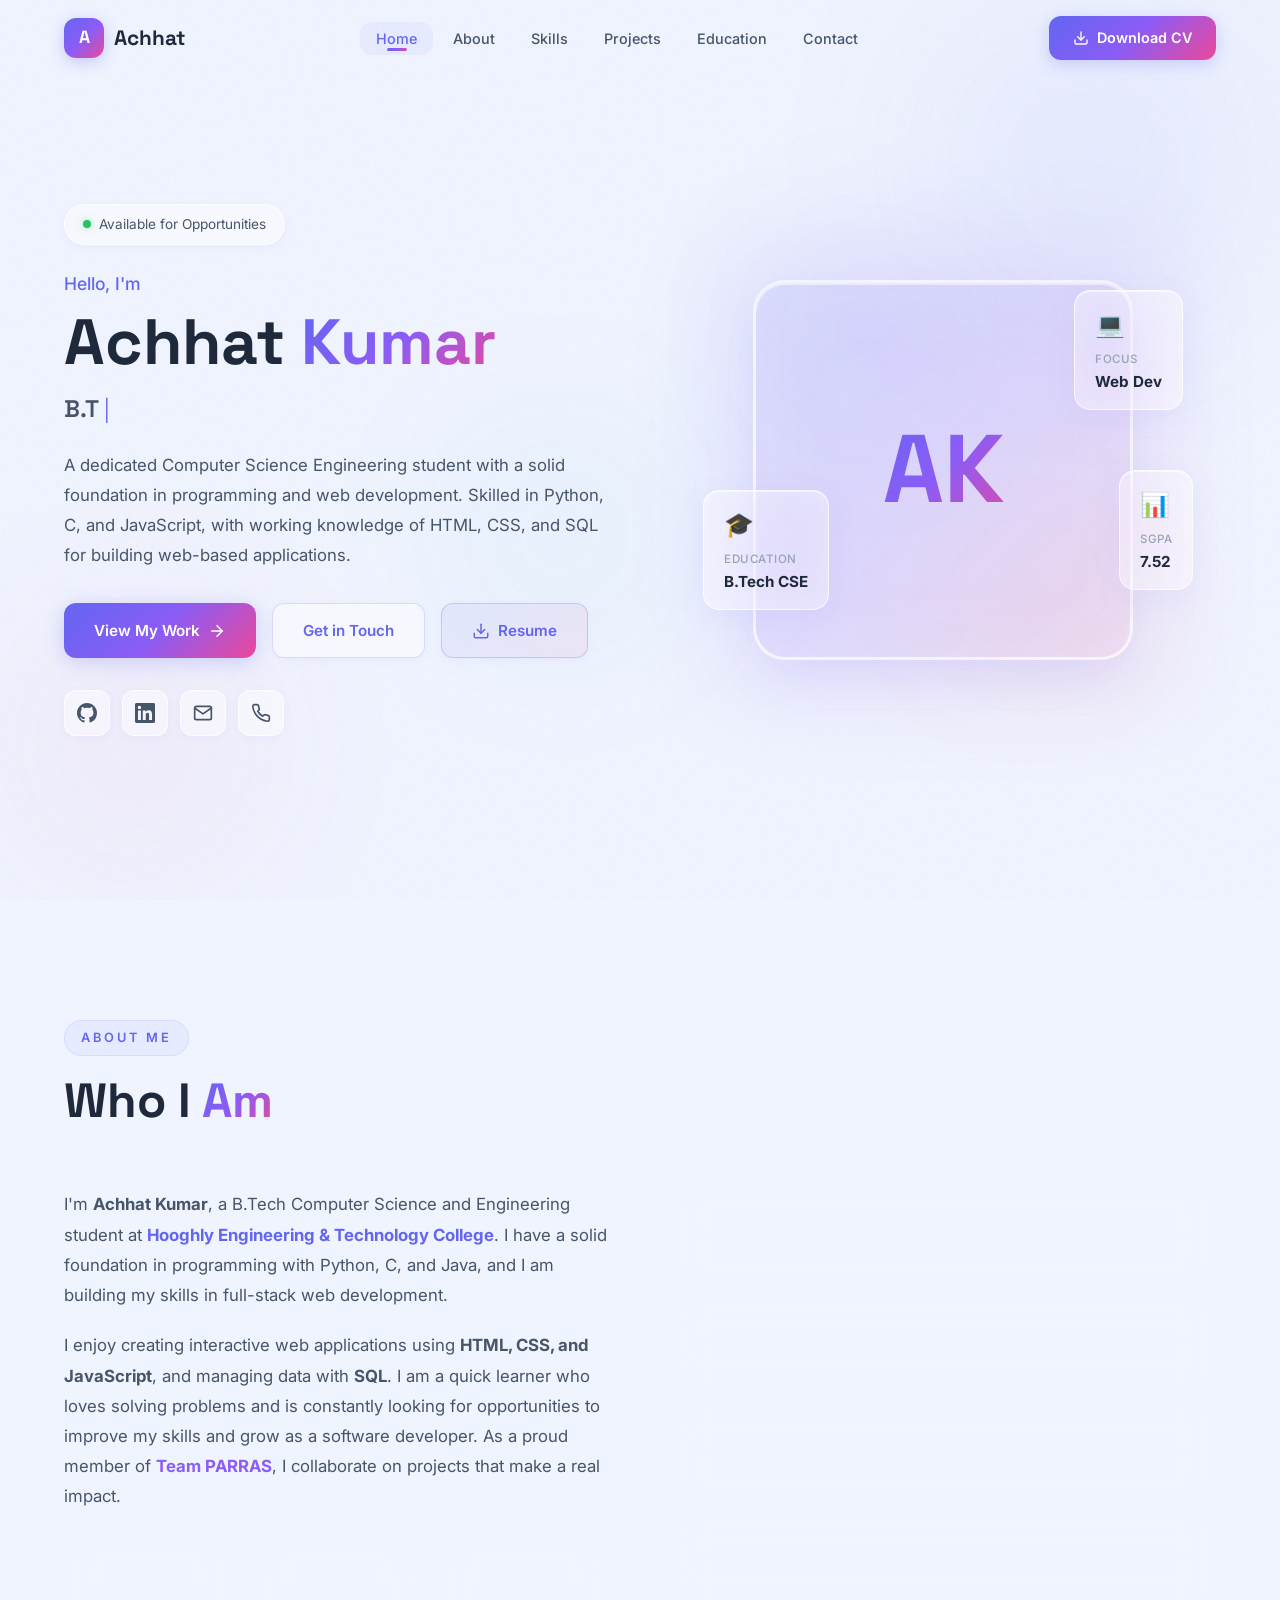
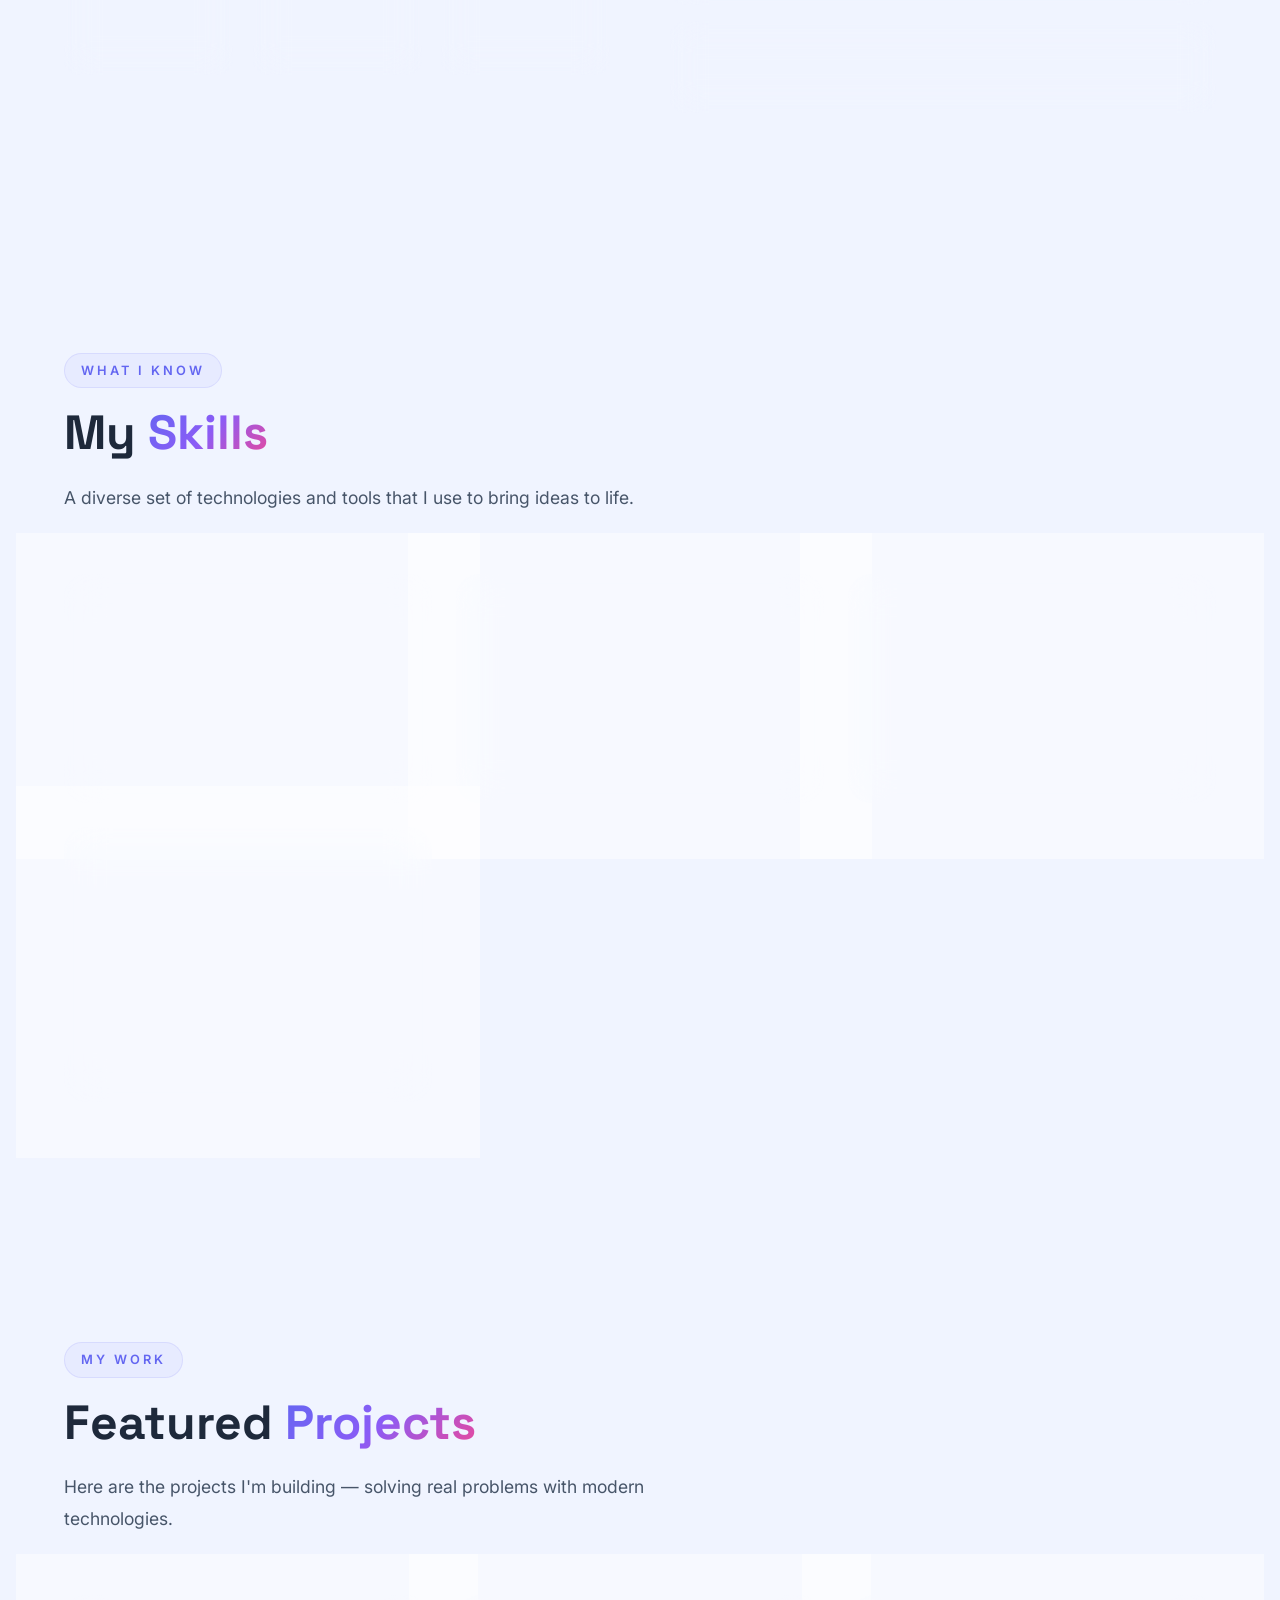
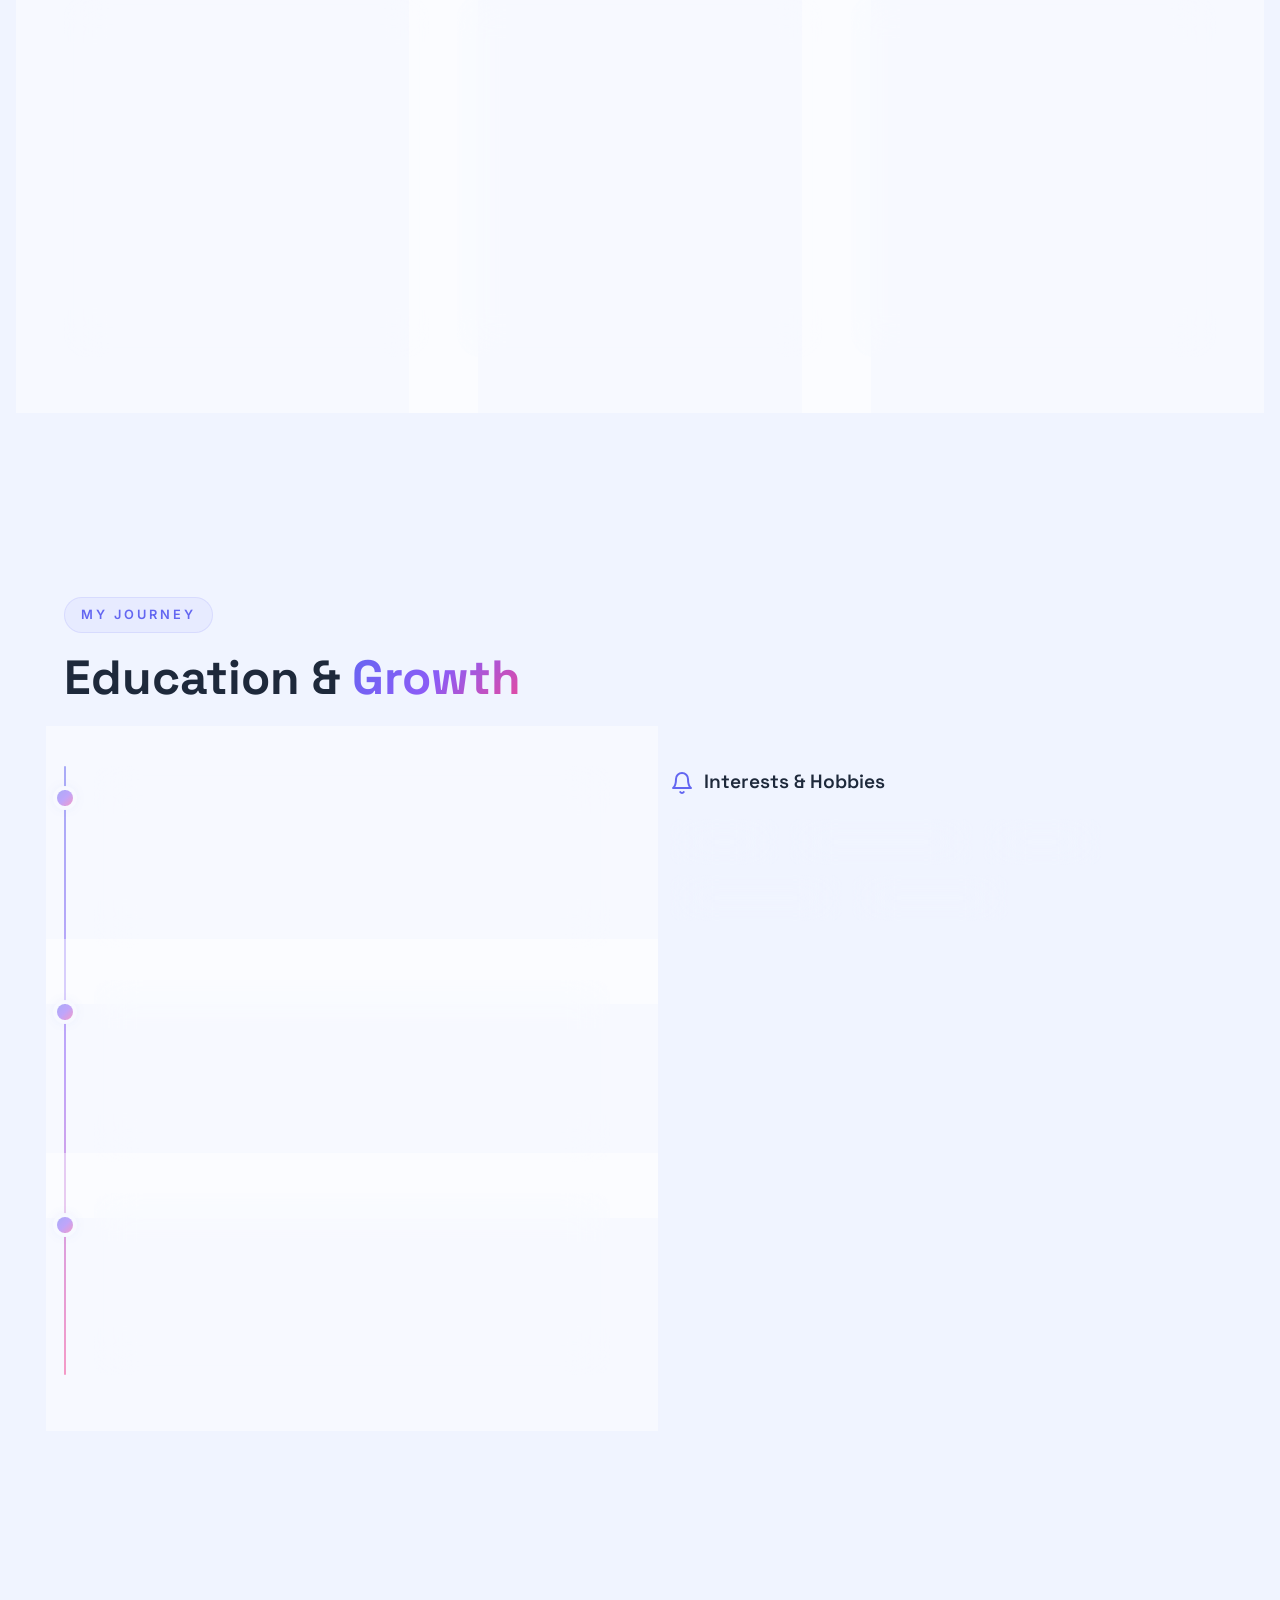
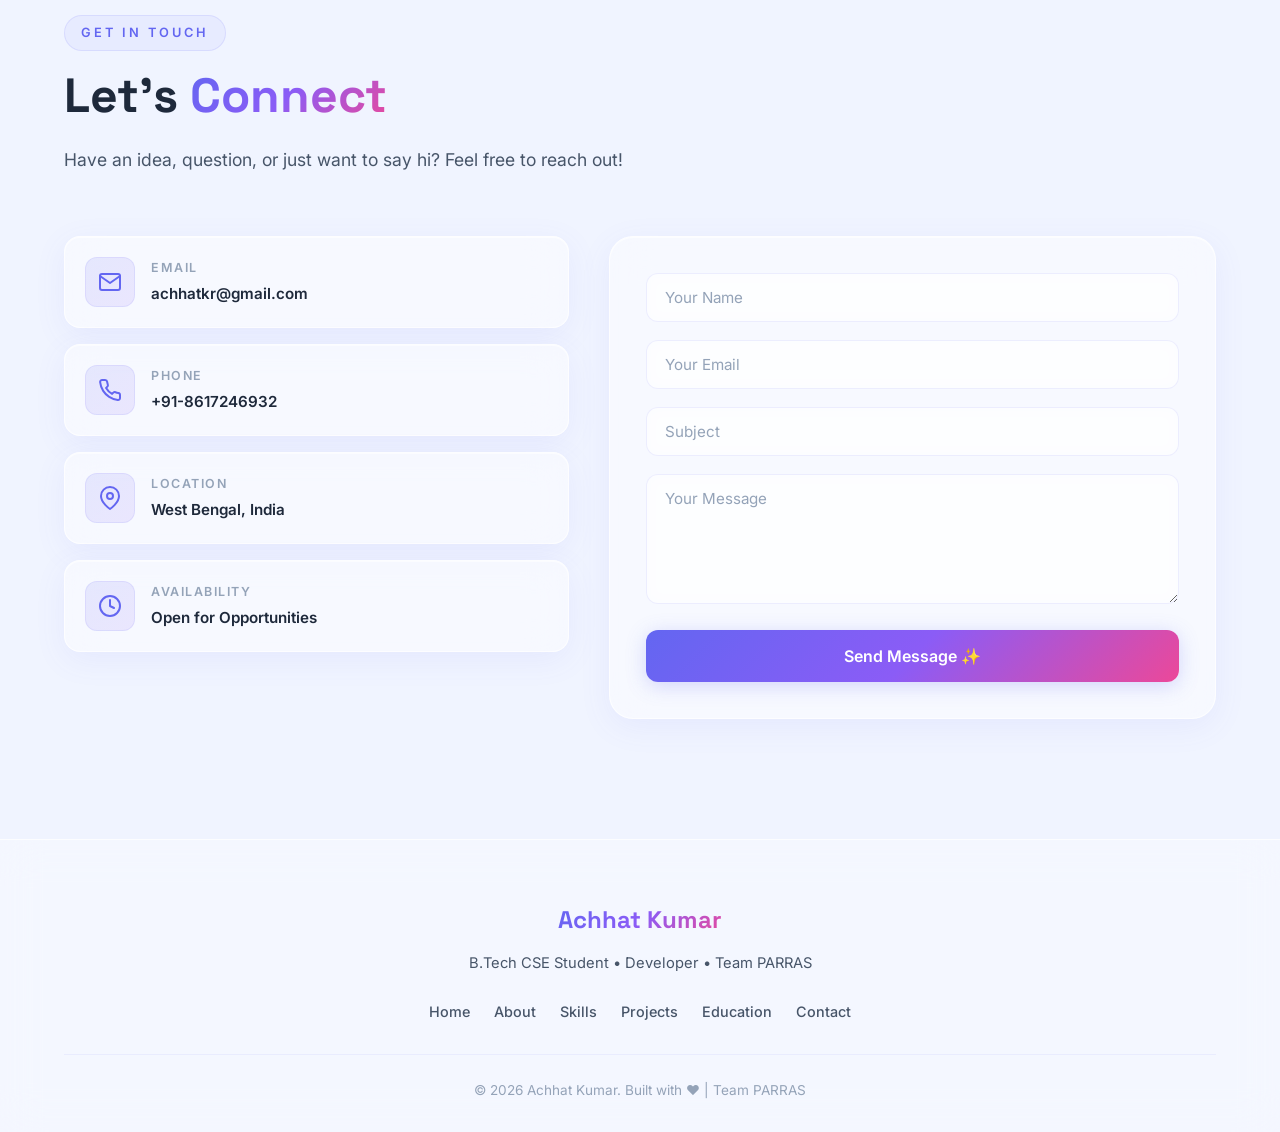
<file: members/achhat.html>
<!DOCTYPE html>
<html lang="en">

<head>
    <meta charset="UTF-8">
    <meta name="viewport" content="width=device-width, initial-scale=1.0">
    <title>Achhat Kumar — CSE Student | Portfolio</title>
    <meta name="description"
        content="Achhat Kumar's personal portfolio — B.Tech CSE Student at HETC, skilled in Python, C, Java, and Web Development. Building innovative solutions.">
    <meta name="keywords" content="Achhat Kumar, portfolio, CSE student, web developer, PARRAS, B.Tech CSE, HETC">
    <meta name="author" content="Achhat Kumar">
    <meta name="robots" content="index, follow">

    <meta property="og:type" content="website">
    <meta property="og:title" content="Achhat Kumar — CSE Student & Developer">
    <meta property="og:description"
        content="Personal portfolio of Achhat Kumar — B.Tech CSE Student and PARRAS team member.">

    <meta name="theme-color" content="#f0f4ff">
    <link rel="stylesheet" href="styleachhat.css">
    <link rel="preconnect" href="https://fonts.googleapis.com">
    <link rel="preconnect" href="https://fonts.gstatic.com" crossorigin>
    <link
        href="https://fonts.googleapis.com/css2?family=Inter:wght@300;400;500;600;700;800;900&family=Space+Grotesk:wght@400;500;600;700&display=swap"
        rel="stylesheet">
</head>

<body>

    <!-- Animated Background Orbs -->
    <div class="bg-orbs" aria-hidden="true">
        <div class="orb orb-1"></div>
        <div class="orb orb-2"></div>
        <div class="orb orb-3"></div>
        <div class="orb orb-4"></div>
        <div class="orb orb-5"></div>
    </div>

    <!-- Grain Overlay -->
    <div class="grain-overlay" aria-hidden="true"></div>

    <!-- Page Loader -->
    <div class="page-loader" id="pageLoader">
        <div class="loader-content">
            <div class="loader-icon">
                <svg width="48" height="48" viewBox="0 0 48 48" fill="none">
                    <circle cx="24" cy="24" r="20" stroke="url(#loaderGrad)" stroke-width="3" stroke-linecap="round"
                        stroke-dasharray="80 40" class="loader-circle" />
                    <defs>
                        <linearGradient id="loaderGrad" x1="0%" y1="0%" x2="100%" y2="100%">
                            <stop offset="0%" stop-color="#6366f1" />
                            <stop offset="100%" stop-color="#ec4899" />
                        </linearGradient>
                    </defs>
                </svg>
            </div>
            <div class="loader-name">Achhat Kumar</div>
            <div class="loader-bar">
                <div class="loader-bar-fill"></div>
            </div>
        </div>
    </div>

    <!-- Navigation -->
    <nav class="navbar" id="navbar">
        <div class="nav-container">
            <a href="#home" class="nav-logo" id="navLogo">
                <div class="nav-logo-icon">A</div>
                <span>Achhat</span>
            </a>
            <ul class="nav-links" id="navLinks">
                <li><a href="#home" class="nav-link active">Home</a></li>
                <li><a href="#about" class="nav-link">About</a></li>
                <li><a href="#skills" class="nav-link">Skills</a></li>
                <li><a href="#projects" class="nav-link">Projects</a></li>
                <li><a href="#education" class="nav-link">Education</a></li>
                <li><a href="#contact" class="nav-link">Contact</a></li>
            </ul>
            <a href="achhat.pdf" download class="nav-cta" id="navResumeBtn">
                <svg width="16" height="16" viewBox="0 0 24 24" fill="none" stroke="currentColor" stroke-width="2"
                    stroke-linecap="round" stroke-linejoin="round">
                    <path d="M21 15v4a2 2 0 0 1-2 2H5a2 2 0 0 1-2-2v-4" />
                    <polyline points="7 10 12 15 17 10" />
                    <line x1="12" y1="15" x2="12" y2="3" />
                </svg>
                Download CV
            </a>
            <button class="nav-toggle" id="navToggle" aria-label="Toggle navigation">
                <span></span>
                <span></span>
                <span></span>
            </button>
        </div>
    </nav>

    <!-- Hero Section -->
    <section class="hero" id="home">
        <div class="container">
            <div class="hero-content">
                <div class="hero-text">
                    <div class="hero-badge">
                        <span class="badge-dot"></span>
                        <span>Available for Opportunities</span>
                    </div>
                    <p class="hero-greeting">Hello, I'm</p>
                    <h1 class="hero-name">Achhat <span class="gradient-text">Kumar</span></h1>
                    <p class="hero-title-role">
                        <span class="typing-text" id="typingText">B.Tech CSE Student</span>
                        <span class="typing-cursor">|</span>
                    </p>
                    <p class="hero-description">
                        A dedicated Computer Science Engineering student with a solid foundation in
                        programming and web development. Skilled in Python, C, and JavaScript, with
                        working knowledge of HTML, CSS, and SQL for building web-based applications.
                    </p>
                    <div class="hero-cta">
                        <a href="#projects" class="btn btn-primary" id="viewWorkBtn">
                            <span>View My Work</span>
                            <svg width="18" height="18" viewBox="0 0 24 24" fill="none" stroke="currentColor"
                                stroke-width="2" stroke-linecap="round" stroke-linejoin="round">
                                <line x1="5" y1="12" x2="19" y2="12" />
                                <polyline points="12 5 19 12 12 19" />
                            </svg>
                        </a>
                        <a href="#contact" class="btn btn-outline" id="getInTouchBtn">Get in Touch</a>
                        <a href="achhat.pdf" download class="btn btn-resume" id="downloadResumeBtn">
                            <svg width="18" height="18" viewBox="0 0 24 24" fill="none" stroke="currentColor"
                                stroke-width="2" stroke-linecap="round" stroke-linejoin="round">
                                <path d="M21 15v4a2 2 0 0 1-2 2H5a2 2 0 0 1-2-2v-4" />
                                <polyline points="7 10 12 15 17 10" />
                                <line x1="12" y1="15" x2="12" y2="3" />
                            </svg>
                            <span>Resume</span>
                        </a>
                    </div>
                    <div class="hero-socials">
                        <a href="https://github.com/achhatkr" target="_blank" rel="noopener" class="social-link"
                            title="GitHub" id="githubLink">
                            <svg width="20" height="20" viewBox="0 0 24 24" fill="currentColor">
                                <path
                                    d="M12 0C5.37 0 0 5.37 0 12c0 5.31 3.435 9.795 8.205 11.385.6.105.825-.255.825-.57 0-.285-.015-1.23-.015-2.235-3.015.555-3.795-.735-4.035-1.41-.135-.345-.72-1.41-1.23-1.695-.42-.225-1.02-.78-.015-.795.945-.015 1.62.87 1.845 1.23 1.08 1.815 2.805 1.305 3.495.99.105-.78.42-1.305.765-1.605-2.67-.3-5.46-1.335-5.46-5.925 0-1.305.465-2.385 1.23-3.225-.12-.3-.54-1.53.12-3.18 0 0 1.005-.315 3.3 1.23.96-.27 1.98-.405 3-.405s2.04.135 3 .405c2.295-1.56 3.3-1.23 3.3-1.23.66 1.65.24 2.88.12 3.18.765.84 1.23 1.905 1.23 3.225 0 4.605-2.805 5.625-5.475 5.925.435.375.81 1.095.81 2.22 0 1.605-.015 2.895-.015 3.3 0 .315.225.69.825.57A12.02 12.02 0 0 0 24 12c0-6.63-5.37-12-12-12z" />
                            </svg>
                        </a>
                        <a href="https://linkedin.com/in/achhat-kumar-5147b9298" target="_blank" rel="noopener"
                            class="social-link" title="LinkedIn" id="linkedinLink">
                            <svg width="20" height="20" viewBox="0 0 24 24" fill="currentColor">
                                <path
                                    d="M20.447 20.452h-3.554v-5.569c0-1.328-.027-3.037-1.852-3.037-1.853 0-2.136 1.445-2.136 2.939v5.667H9.351V9h3.414v1.561h.046c.477-.9 1.637-1.85 3.37-1.85 3.601 0 4.267 2.37 4.267 5.455v6.286zM5.337 7.433a2.062 2.062 0 0 1-2.063-2.065 2.064 2.064 0 1 1 2.063 2.065zm1.782 13.019H3.555V9h3.564v11.452zM22.225 0H1.771C.792 0 0 .774 0 1.729v20.542C0 23.227.792 24 1.771 24h20.451C23.2 24 24 23.227 24 22.271V1.729C24 .774 23.2 0 22.222 0h.003z" />
                            </svg>
                        </a>
                        <a href="mailto:achhatkr@gmail.com" class="social-link" title="Email" id="emailLink">
                            <svg width="20" height="20" viewBox="0 0 24 24" fill="none" stroke="currentColor"
                                stroke-width="2" stroke-linecap="round" stroke-linejoin="round">
                                <path d="M4 4h16c1.1 0 2 .9 2 2v12c0 1.1-.9 2-2 2H4c-1.1 0-2-.9-2-2V6c0-1.1.9-2 2-2z" />
                                <polyline points="22,6 12,13 2,6" />
                            </svg>
                        </a>
                        <a href="tel:+918617246932" class="social-link" title="Phone" id="phoneLink">
                            <svg width="20" height="20" viewBox="0 0 24 24" fill="none" stroke="currentColor"
                                stroke-width="2" stroke-linecap="round" stroke-linejoin="round">
                                <path
                                    d="M22 16.92v3a2 2 0 0 1-2.18 2 19.79 19.79 0 0 1-8.63-3.07 19.5 19.5 0 0 1-6-6 19.79 19.79 0 0 1-3.07-8.67A2 2 0 0 1 4.11 2h3a2 2 0 0 1 2 1.72c.127.96.361 1.903.7 2.81a2 2 0 0 1-.45 2.11L8.09 9.91a16 16 0 0 0 6 6l1.27-1.27a2 2 0 0 1 2.11-.45c.907.339 1.85.573 2.81.7A2 2 0 0 1 22 16.92z" />
                            </svg>
                        </a>
                    </div>
                </div>
                <div class="hero-visual-wrapper">
                    <div class="hero-visual-container">
                        <div class="hero-avatar-placeholder">
                            <span class="avatar-initials">AK</span>
                        </div>
                        <div class="hero-image-glow"></div>
                        <div class="hero-float-card card-1">
                            <div class="card-icon">💻</div>
                            <div class="card-label">Focus</div>
                            <div class="card-value">Web Dev</div>
                        </div>
                        <div class="hero-float-card card-2">
                            <div class="card-icon">🎓</div>
                            <div class="card-label">Education</div>
                            <div class="card-value">B.Tech CSE</div>
                        </div>
                        <div class="hero-float-card card-3">
                            <div class="card-icon">📊</div>
                            <div class="card-label">SGPA</div>
                            <div class="card-value">7.52</div>
                        </div>
                    </div>
                </div>
            </div>
        </div>
    </section>

    <!-- About Section -->
    <section class="section" id="about">
        <div class="container">
            <span class="section-tag reveal">About Me</span>
            <h2 class="section-title reveal reveal-delay-1">Who I <span class="gradient-text">Am</span></h2>

            <div class="about-content reveal reveal-delay-2">
                <div class="about-text">
                    <p>
                        I'm <strong>Achhat Kumar</strong>, a B.Tech Computer Science and Engineering student
                        at <strong style="color: var(--accent-1);">Hooghly Engineering & Technology College</strong>.
                        I have a solid foundation in programming with Python, C, and Java, and I am building
                        my skills in full-stack web development.
                    </p>
                    <p>
                        I enjoy creating interactive web applications using <strong>HTML, CSS, and JavaScript</strong>,
                        and managing data with <strong>SQL</strong>. I am a quick learner who loves solving problems
                        and is constantly looking for opportunities to improve my skills and grow as a software
                        developer.
                        As a proud member of <strong style="color: var(--accent-2);">Team PARRAS</strong>, I collaborate
                        on projects that make a real impact.
                    </p>
                    <div class="about-stats">
                        <div class="stat-card" id="statProjects">
                            <div class="stat-number" data-count="3" data-suffix="+">0</div>
                            <div class="stat-label">Projects</div>
                        </div>
                        <div class="stat-card" id="statTech">
                            <div class="stat-number" data-count="6" data-suffix="+">0</div>
                            <div class="stat-label">Technologies</div>
                        </div>
                        <div class="stat-card" id="statLanguages">
                            <div class="stat-number" data-count="3" data-suffix="">0</div>
                            <div class="stat-label">Languages</div>
                        </div>
                    </div>
                </div>
                <div class="about-details">
                    <div class="detail-item" id="detailName">
                        <div class="detail-icon">
                            <svg width="24" height="24" viewBox="0 0 24 24" fill="none" stroke="currentColor"
                                stroke-width="2" stroke-linecap="round" stroke-linejoin="round">
                                <path d="M20 21v-2a4 4 0 0 0-4-4H8a4 4 0 0 0-4 4v2" />
                                <circle cx="12" cy="7" r="4" />
                            </svg>
                        </div>
                        <div>
                            <div class="detail-label">Name</div>
                            <div class="detail-value">Achhat Kumar</div>
                        </div>
                    </div>
                    <div class="detail-item" id="detailEducation">
                        <div class="detail-icon">
                            <svg width="24" height="24" viewBox="0 0 24 24" fill="none" stroke="currentColor"
                                stroke-width="2" stroke-linecap="round" stroke-linejoin="round">
                                <path d="M22 10v6M2 10l10-5 10 5-10 5z" />
                                <path d="M6 12v5c0 1 4 3 6 3s6-2 6-3v-5" />
                            </svg>
                        </div>
                        <div>
                            <div class="detail-label">Education</div>
                            <div class="detail-value">B.Tech CSE (HETC, 2023–2027)</div>
                        </div>
                    </div>
                    <div class="detail-item" id="detailTeam">
                        <div class="detail-icon">
                            <svg width="24" height="24" viewBox="0 0 24 24" fill="none" stroke="currentColor"
                                stroke-width="2" stroke-linecap="round" stroke-linejoin="round">
                                <path d="M17 21v-2a4 4 0 0 0-4-4H5a4 4 0 0 0-4 4v2" />
                                <circle cx="9" cy="7" r="4" />
                                <path d="M23 21v-2a4 4 0 0 0-3-3.87" />
                                <path d="M16 3.13a4 4 0 0 1 0 7.75" />
                            </svg>
                        </div>
                        <div>
                            <div class="detail-label">Team</div>
                            <div class="detail-value">PARRAS</div>
                        </div>
                    </div>
                    <div class="detail-item" id="detailEmail">
                        <div class="detail-icon">
                            <svg width="24" height="24" viewBox="0 0 24 24" fill="none" stroke="currentColor"
                                stroke-width="2" stroke-linecap="round" stroke-linejoin="round">
                                <path d="M4 4h16c1.1 0 2 .9 2 2v12c0 1.1-.9 2-2 2H4c-1.1 0-2-.9-2-2V6c0-1.1.9-2 2-2z" />
                                <polyline points="22,6 12,13 2,6" />
                            </svg>
                        </div>
                        <div>
                            <div class="detail-label">Email</div>
                            <div class="detail-value">achhatkr@gmail.com</div>
                        </div>
                    </div>
                    <div class="detail-item" id="detailPhone">
                        <div class="detail-icon">
                            <svg width="24" height="24" viewBox="0 0 24 24" fill="none" stroke="currentColor"
                                stroke-width="2" stroke-linecap="round" stroke-linejoin="round">
                                <path
                                    d="M22 16.92v3a2 2 0 0 1-2.18 2 19.79 19.79 0 0 1-8.63-3.07 19.5 19.5 0 0 1-6-6 19.79 19.79 0 0 1-3.07-8.67A2 2 0 0 1 4.11 2h3a2 2 0 0 1 2 1.72c.127.96.361 1.903.7 2.81a2 2 0 0 1-.45 2.11L8.09 9.91a16 16 0 0 0 6 6l1.27-1.27a2 2 0 0 1 2.11-.45c.907.339 1.85.573 2.81.7A2 2 0 0 1 22 16.92z" />
                            </svg>
                        </div>
                        <div>
                            <div class="detail-label">Phone</div>
                            <div class="detail-value">+91-8617246932</div>
                        </div>
                    </div>
                </div>
            </div>
        </div>
    </section>

    <!-- Skills Section -->
    <section class="section" id="skills">
        <div class="container">
            <span class="section-tag reveal">What I Know</span>
            <h2 class="section-title reveal reveal-delay-1">My <span class="gradient-text">Skills</span></h2>
            <p class="section-subtitle reveal reveal-delay-2">
                A diverse set of technologies and tools that I use to bring ideas to life.
            </p>

            <div class="skills-grid">
                <div class="skill-category reveal reveal-delay-1" id="skillLanguages">
                    <div class="skill-category-icon">💡</div>
                    <h3>Programming Languages</h3>
                    <div class="skill-tags">
                        <span class="skill-tag">Python</span>
                        <span class="skill-tag">C</span>
                        <span class="skill-tag">Java</span>
                    </div>
                </div>
                <div class="skill-category reveal reveal-delay-2" id="skillFrontend">
                    <div class="skill-category-icon">⚡</div>
                    <h3>Web Technologies</h3>
                    <div class="skill-tags">
                        <span class="skill-tag">HTML5</span>
                        <span class="skill-tag">CSS3</span>
                        <span class="skill-tag">JavaScript</span>
                    </div>
                </div>
                <div class="skill-category reveal reveal-delay-3" id="skillDatabase">
                    <div class="skill-category-icon">🔧</div>
                    <h3>Database</h3>
                    <div class="skill-tags">
                        <span class="skill-tag">SQL</span>
                    </div>
                </div>
                <div class="skill-category reveal reveal-delay-4" id="skillSoft">
                    <div class="skill-category-icon">🤝</div>
                    <h3>Soft Skills</h3>
                    <div class="skill-tags">
                        <span class="skill-tag">Problem Solving</span>
                        <span class="skill-tag">Collaboration</span>
                        <span class="skill-tag">Communication</span>
                        <span class="skill-tag">Adaptability</span>
                    </div>
                </div>
            </div>
        </div>
    </section>

    <!-- Projects Section -->
    <section class="section" id="projects">
        <div class="container">
            <span class="section-tag reveal">My Work</span>
            <h2 class="section-title reveal reveal-delay-1">Featured <span class="gradient-text">Projects</span></h2>
            <p class="section-subtitle reveal reveal-delay-2">
                Here are the projects I'm building — solving real problems with modern technologies.
            </p>

            <div class="projects-grid">
                <!-- Project 1 -->
                <div class="project-card reveal reveal-delay-1" id="projectQuiz">
                    <div class="project-header">
                        <div class="project-icon">
                            <svg width="24" height="24" viewBox="0 0 24 24" fill="none" stroke="currentColor"
                                stroke-width="2" stroke-linecap="round" stroke-linejoin="round">
                                <circle cx="12" cy="12" r="10" />
                                <path d="M9.09 9a3 3 0 0 1 5.83 1c0 2-3 3-3 3" />
                                <line x1="12" y1="17" x2="12.01" y2="17" />
                            </svg>
                        </div>
                        <div class="project-status-badge">In Progress</div>
                    </div>
                    <h3 class="project-name">Online Quiz Application</h3>
                    <p class="project-description">Building an interactive quiz web app with score tracking and a timer
                        using vanilla JavaScript. Designed with a responsive UI for a smooth user experience across
                        devices.</p>
                    <div class="project-tech">
                        <span class="tech-tag">HTML</span>
                        <span class="tech-tag">CSS</span>
                        <span class="tech-tag">JavaScript</span>
                    </div>
                </div>

                <!-- Project 2 -->
                <div class="project-card reveal reveal-delay-2" id="projectLibrary">
                    <div class="project-header">
                        <div class="project-icon">
                            <svg width="24" height="24" viewBox="0 0 24 24" fill="none" stroke="currentColor"
                                stroke-width="2" stroke-linecap="round" stroke-linejoin="round">
                                <path d="M4 19.5A2.5 2.5 0 0 1 6.5 17H20" />
                                <path d="M6.5 2H20v20H6.5A2.5 2.5 0 0 1 4 19.5v-15A2.5 2.5 0 0 1 6.5 2z" />
                            </svg>
                        </div>
                        <div class="project-status-badge">In Progress</div>
                    </div>
                    <h3 class="project-name">Library Management System</h3>
                    <p class="project-description">Developing a system to manage book records, issue/return tracking,
                        and member details. Designing a relational database in SQL to store and query library data
                        efficiently.</p>
                    <div class="project-tech">
                        <span class="tech-tag">Python</span>
                        <span class="tech-tag">SQL</span>
                    </div>
                </div>

                <!-- Project 3 -->
                <div class="project-card reveal reveal-delay-3" id="projectCalculator">
                    <div class="project-header">
                        <div class="project-icon">
                            <svg width="24" height="24" viewBox="0 0 24 24" fill="none" stroke="currentColor"
                                stroke-width="2" stroke-linecap="round" stroke-linejoin="round">
                                <rect x="4" y="2" width="16" height="20" rx="2" />
                                <line x1="8" y1="6" x2="16" y2="6" />
                                <line x1="16" y1="14" x2="16" y2="18" />
                                <line x1="8" y1="10" x2="8" y2="10" />
                                <line x1="12" y1="10" x2="12" y2="10" />
                                <line x1="16" y1="10" x2="16" y2="10" />
                                <line x1="8" y1="14" x2="8" y2="14" />
                                <line x1="12" y1="14" x2="12" y2="14" />
                                <line x1="8" y1="18" x2="8" y2="18" />
                                <line x1="12" y1="18" x2="12" y2="18" />
                            </svg>
                        </div>
                        <div class="project-status-badge">In Progress</div>
                    </div>
                    <h3 class="project-name">Simple Calculator Tool</h3>
                    <p class="project-description">Building a command-line calculator supporting basic and scientific
                        operations. Implementing input validation and error handling for reliable calculations.</p>
                    <div class="project-tech">
                        <span class="tech-tag">C</span>
                    </div>
                </div>
            </div>
        </div>
    </section>

    <!-- Education Section -->
    <section class="section" id="education">
        <div class="container">
            <span class="section-tag reveal">My Journey</span>
            <h2 class="section-title reveal reveal-delay-1">Education & <span class="gradient-text">Growth</span></h2>

            <div class="education-grid">
                <div class="education-timeline">
                    <div class="timeline-item reveal reveal-delay-1" id="eduBtech">
                        <div class="timeline-dot"></div>
                        <div class="timeline-content glass-card">
                            <div class="timeline-badge">2023 – 2027</div>
                            <h3>B.Tech in Computer Science & Engineering</h3>
                            <p class="timeline-institution">Hooghly Engineering & Technology College, West Bengal</p>
                            <p class="timeline-detail">SGPA: 7.52</p>
                        </div>
                    </div>
                    <div class="timeline-item reveal reveal-delay-2" id="edu12th">
                        <div class="timeline-dot"></div>
                        <div class="timeline-content glass-card">
                            <div class="timeline-badge">2023</div>
                            <h3>Higher Secondary (12th Grade)</h3>
                            <p class="timeline-institution">Jawahar Navodaya Vidyalaya, Dihibagnan</p>
                            <p class="timeline-detail">Percentage: 72.6%</p>
                        </div>
                    </div>
                    <div class="timeline-item reveal reveal-delay-3" id="edu10th">
                        <div class="timeline-dot"></div>
                        <div class="timeline-content glass-card">
                            <div class="timeline-badge">2021</div>
                            <h3>Secondary Education (10th Grade)</h3>
                            <p class="timeline-institution">Jawahar Navodaya Vidyalaya, Dihibagnan</p>
                            <p class="timeline-detail">Percentage: 80.4%</p>
                        </div>
                    </div>
                </div>

                <div class="extras-section">
                    <h3 class="extras-heading reveal reveal-delay-2">
                        <svg width="24" height="24" viewBox="0 0 24 24" fill="none" stroke="currentColor"
                            stroke-width="2" stroke-linecap="round" stroke-linejoin="round">
                            <path d="M18 8A6 6 0 0 0 6 8c0 7-3 9-3 9h18s-3-2-3-9" />
                            <path d="M13.73 21a2 2 0 0 1-3.46 0" />
                        </svg>
                        Interests & Hobbies
                    </h3>
                    <div class="hobbies-grid reveal reveal-delay-3">
                        <div class="hobby-tag glass-card">💻 Coding</div>
                        <div class="hobby-tag glass-card">🌐 Web Development</div>
                        <div class="hobby-tag glass-card">📚 Learning</div>
                        <div class="hobby-tag glass-card">🧩 Problem Solving</div>
                        <div class="hobby-tag glass-card">👥 Team PARRAS</div>
                    </div>
                </div>
            </div>
        </div>
    </section>

    <!-- Contact Section -->
    <section class="section" id="contact">
        <div class="container">
            <span class="section-tag reveal">Get in Touch</span>
            <h2 class="section-title reveal reveal-delay-1">Let's <span class="gradient-text">Connect</span></h2>
            <p class="section-subtitle reveal reveal-delay-2">
                Have an idea, question, or just want to say hi? Feel free to reach out!
            </p>

            <div class="contact-content reveal reveal-delay-3">
                <div class="contact-info">
                    <div class="contact-item glass-card" id="contactEmail">
                        <div class="contact-icon">
                            <svg width="24" height="24" viewBox="0 0 24 24" fill="none" stroke="currentColor"
                                stroke-width="2" stroke-linecap="round" stroke-linejoin="round">
                                <path d="M4 4h16c1.1 0 2 .9 2 2v12c0 1.1-.9 2-2 2H4c-1.1 0-2-.9-2-2V6c0-1.1.9-2 2-2z" />
                                <polyline points="22,6 12,13 2,6" />
                            </svg>
                        </div>
                        <div>
                            <div class="contact-label">Email</div>
                            <div class="contact-value">achhatkr@gmail.com</div>
                        </div>
                    </div>
                    <div class="contact-item glass-card" id="contactPhone">
                        <div class="contact-icon">
                            <svg width="24" height="24" viewBox="0 0 24 24" fill="none" stroke="currentColor"
                                stroke-width="2" stroke-linecap="round" stroke-linejoin="round">
                                <path
                                    d="M22 16.92v3a2 2 0 0 1-2.18 2 19.79 19.79 0 0 1-8.63-3.07 19.5 19.5 0 0 1-6-6 19.79 19.79 0 0 1-3.07-8.67A2 2 0 0 1 4.11 2h3a2 2 0 0 1 2 1.72c.127.96.361 1.903.7 2.81a2 2 0 0 1-.45 2.11L8.09 9.91a16 16 0 0 0 6 6l1.27-1.27a2 2 0 0 1 2.11-.45c.907.339 1.85.573 2.81.7A2 2 0 0 1 22 16.92z" />
                            </svg>
                        </div>
                        <div>
                            <div class="contact-label">Phone</div>
                            <div class="contact-value">+91-8617246932</div>
                        </div>
                    </div>
                    <div class="contact-item glass-card" id="contactLocation">
                        <div class="contact-icon">
                            <svg width="24" height="24" viewBox="0 0 24 24" fill="none" stroke="currentColor"
                                stroke-width="2" stroke-linecap="round" stroke-linejoin="round">
                                <path d="M21 10c0 7-9 13-9 13s-9-6-9-13a9 9 0 0 1 18 0z" />
                                <circle cx="12" cy="10" r="3" />
                            </svg>
                        </div>
                        <div>
                            <div class="contact-label">Location</div>
                            <div class="contact-value">West Bengal, India</div>
                        </div>
                    </div>
                    <div class="contact-item glass-card" id="contactAvailability">
                        <div class="contact-icon">
                            <svg width="24" height="24" viewBox="0 0 24 24" fill="none" stroke="currentColor"
                                stroke-width="2" stroke-linecap="round" stroke-linejoin="round">
                                <circle cx="12" cy="12" r="10" />
                                <polyline points="12 6 12 12 16 14" />
                            </svg>
                        </div>
                        <div>
                            <div class="contact-label">Availability</div>
                            <div class="contact-value">Open for Opportunities</div>
                        </div>
                    </div>
                </div>

                <form class="contact-form glass-card" id="contactForm">
                    <div class="form-group">
                        <input type="text" class="form-input" id="formName" placeholder="Your Name" required>
                    </div>
                    <div class="form-group">
                        <input type="email" class="form-input" id="formEmail" placeholder="Your Email" required>
                    </div>
                    <div class="form-group">
                        <input type="text" class="form-input" id="formSubject" placeholder="Subject">
                    </div>
                    <div class="form-group">
                        <textarea class="form-textarea" id="formMessage" placeholder="Your Message" required></textarea>
                    </div>
                    <button type="submit" class="btn-submit" id="submitBtn">
                        Send Message ✨
                    </button>
                </form>
            </div>
        </div>
    </section>

    <!-- Footer -->
    <footer class="footer">
        <div class="container">
            <div class="footer-content">
                <div class="footer-logo gradient-text">Achhat Kumar</div>
                <p class="footer-text">B.Tech CSE Student • Developer • Team PARRAS</p>
                <div class="footer-links">
                    <a href="#home" class="footer-link">Home</a>
                    <a href="#about" class="footer-link">About</a>
                    <a href="#skills" class="footer-link">Skills</a>
                    <a href="#projects" class="footer-link">Projects</a>
                    <a href="#education" class="footer-link">Education</a>
                    <a href="#contact" class="footer-link">Contact</a>
                </div>
            </div>
            <div class="footer-bottom">
                <p>&copy; 2026 Achhat Kumar. Built with ❤️ | Team PARRAS</p>
            </div>
        </div>
    </footer>

    <!-- Scroll to Top -->
    <button class="scroll-top" id="scrollTop" aria-label="Scroll to top">
        <svg width="20" height="20" viewBox="0 0 24 24" fill="none" stroke="currentColor" stroke-width="2.5"
            stroke-linecap="round" stroke-linejoin="round">
            <polyline points="18 15 12 9 6 15" />
        </svg>
    </button>

    <script src="scriptsachhat.js"></script>
</body>

</html>
</file>
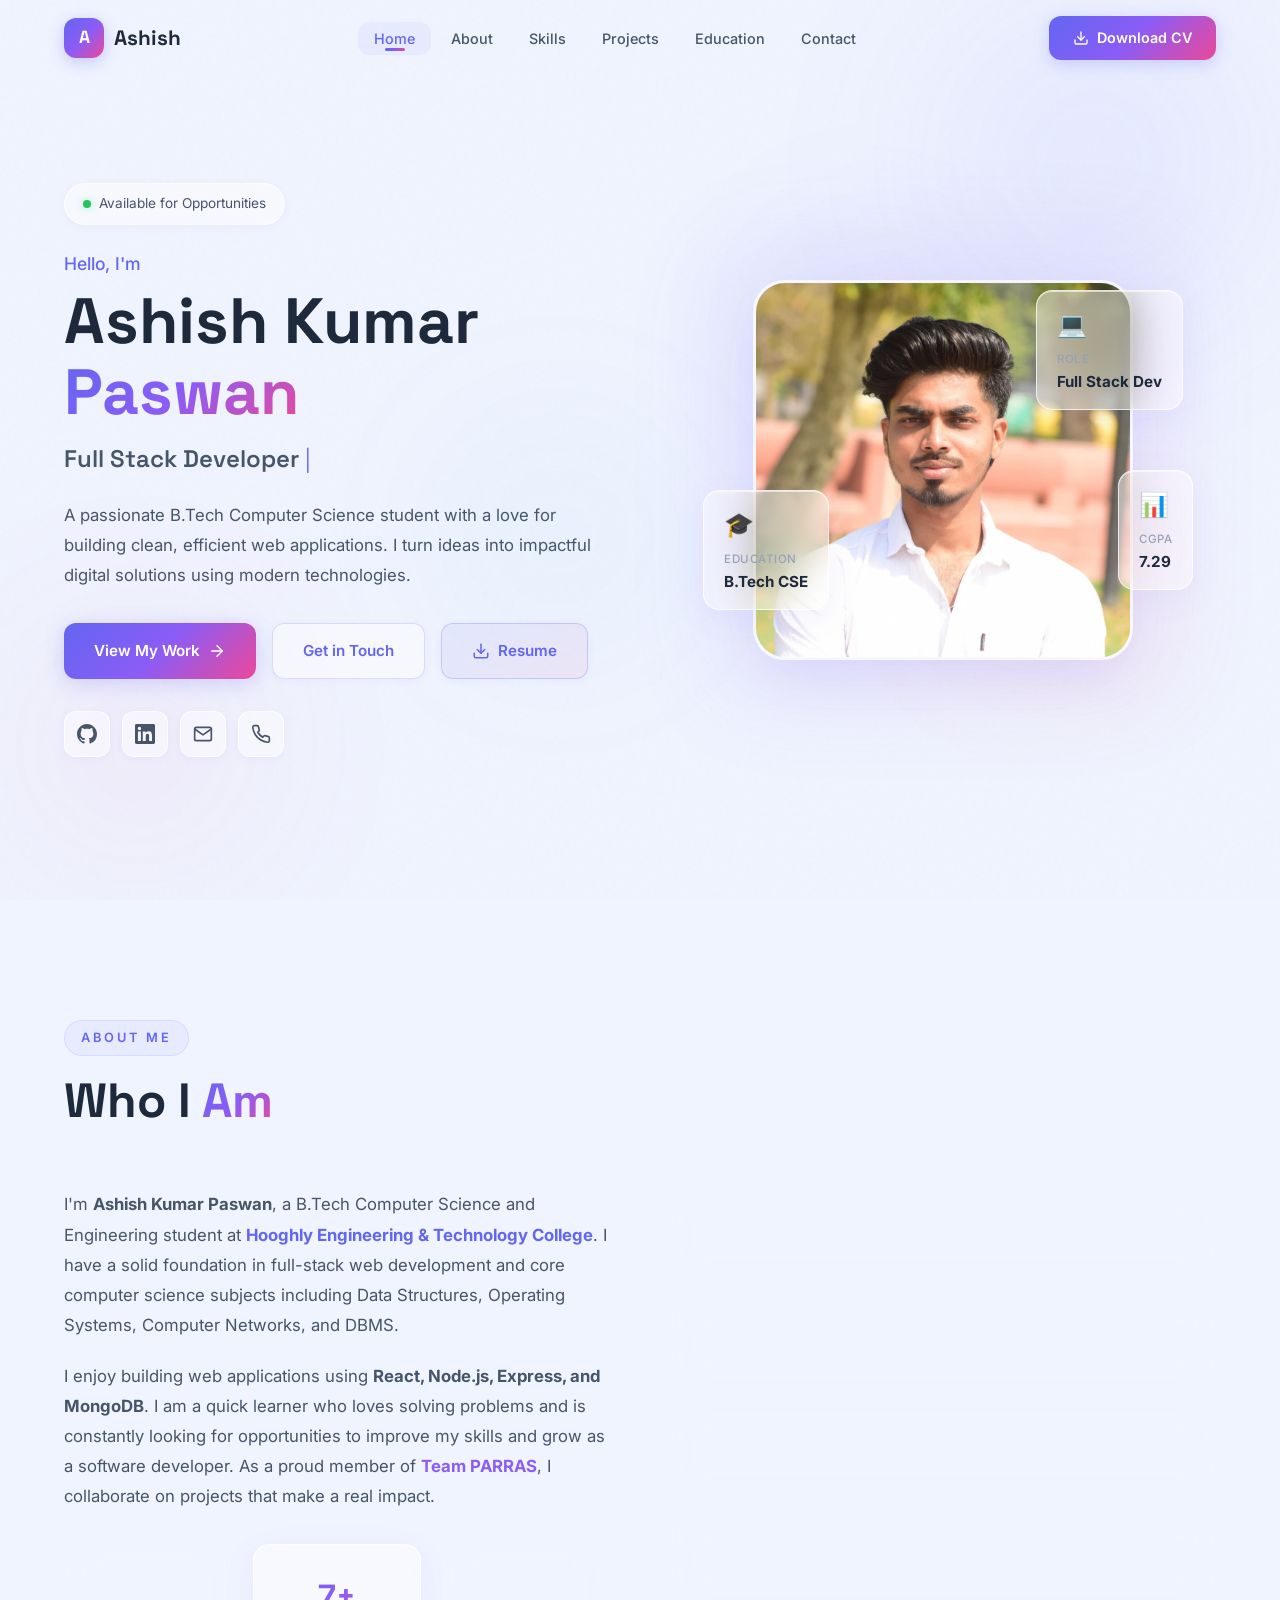
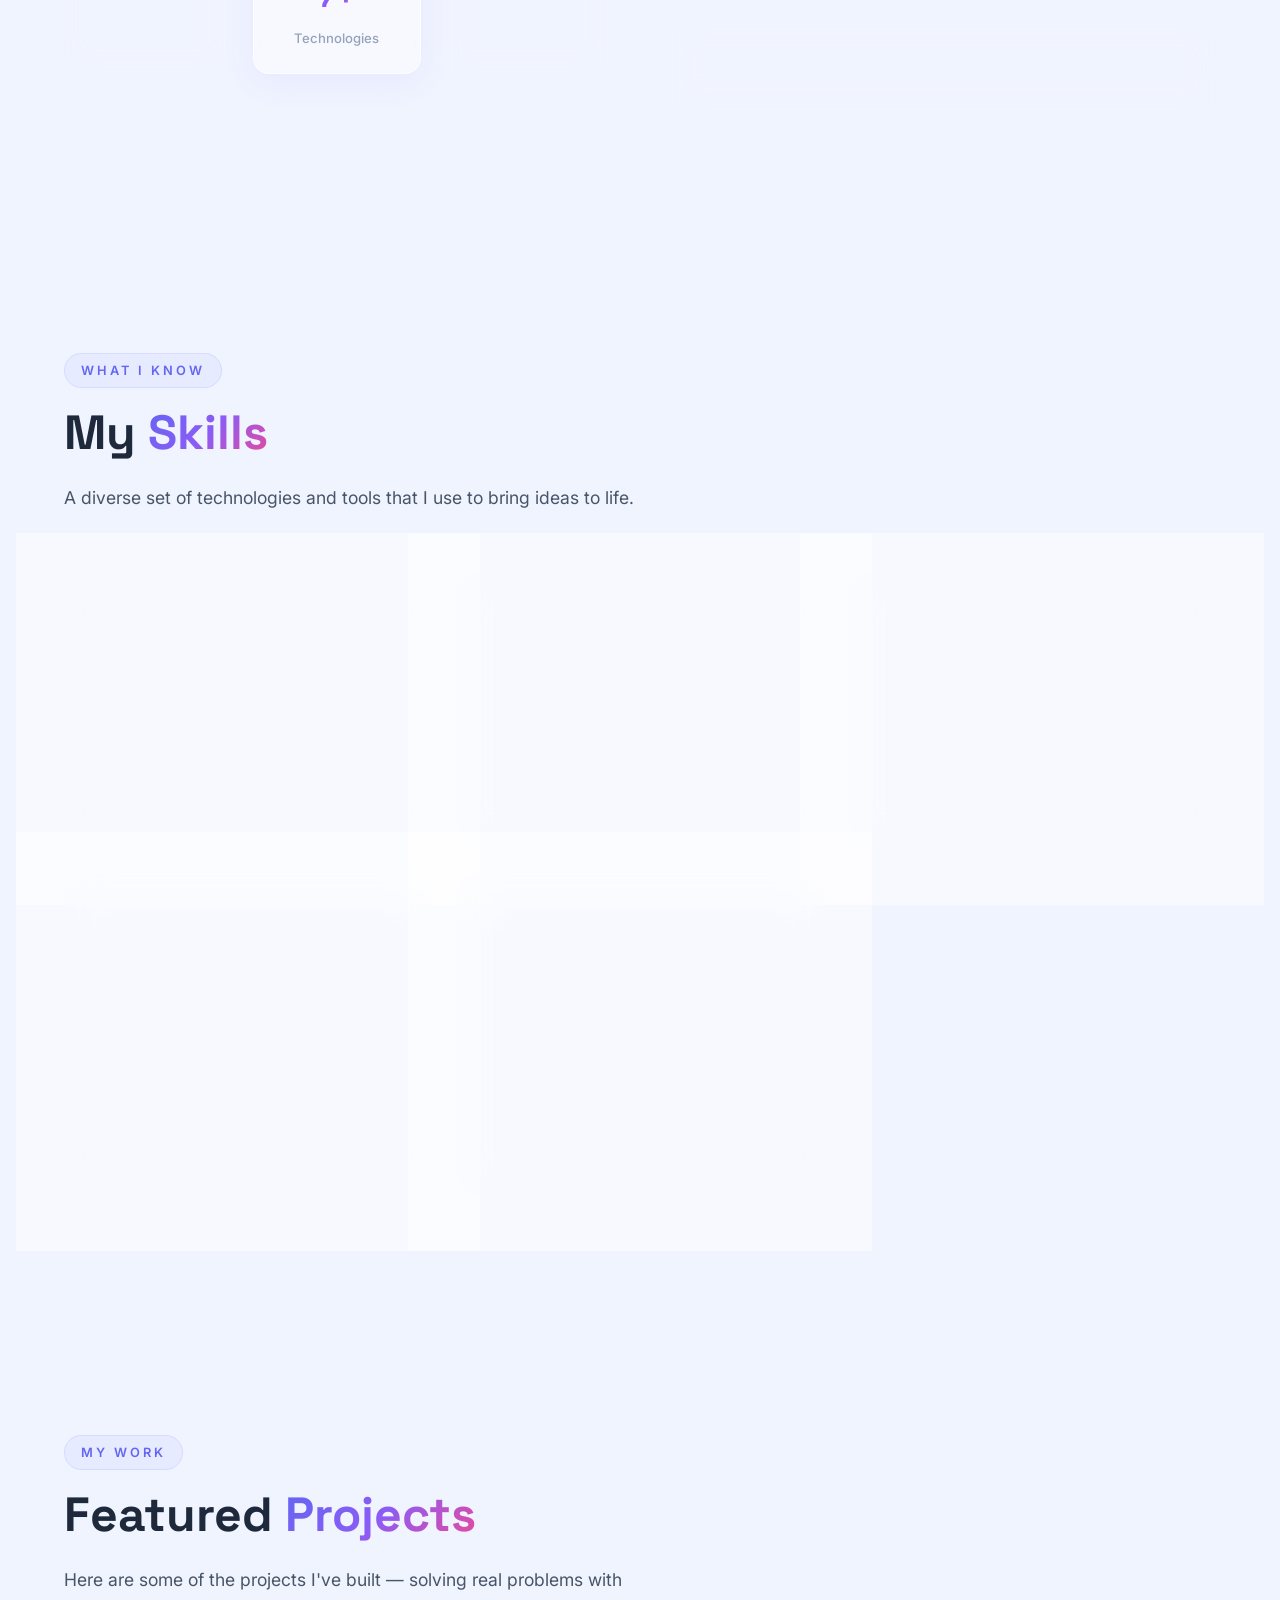
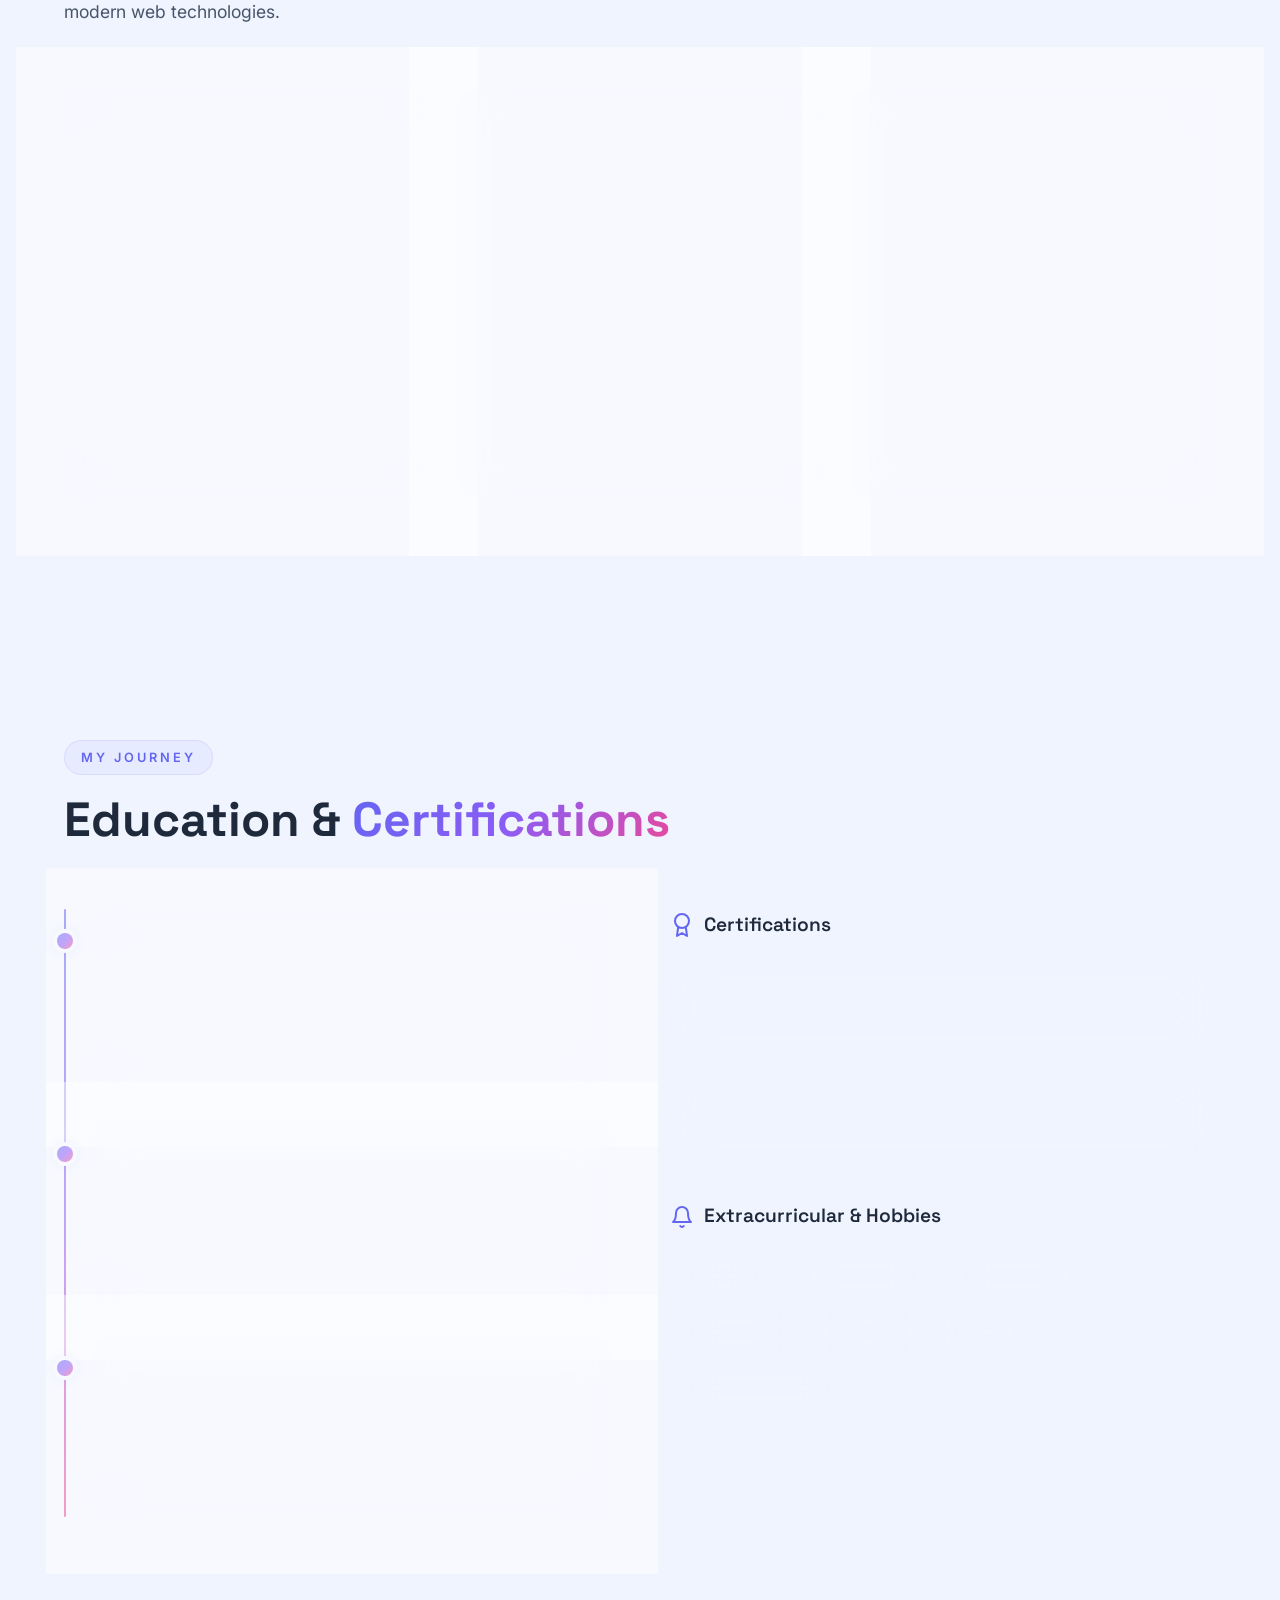
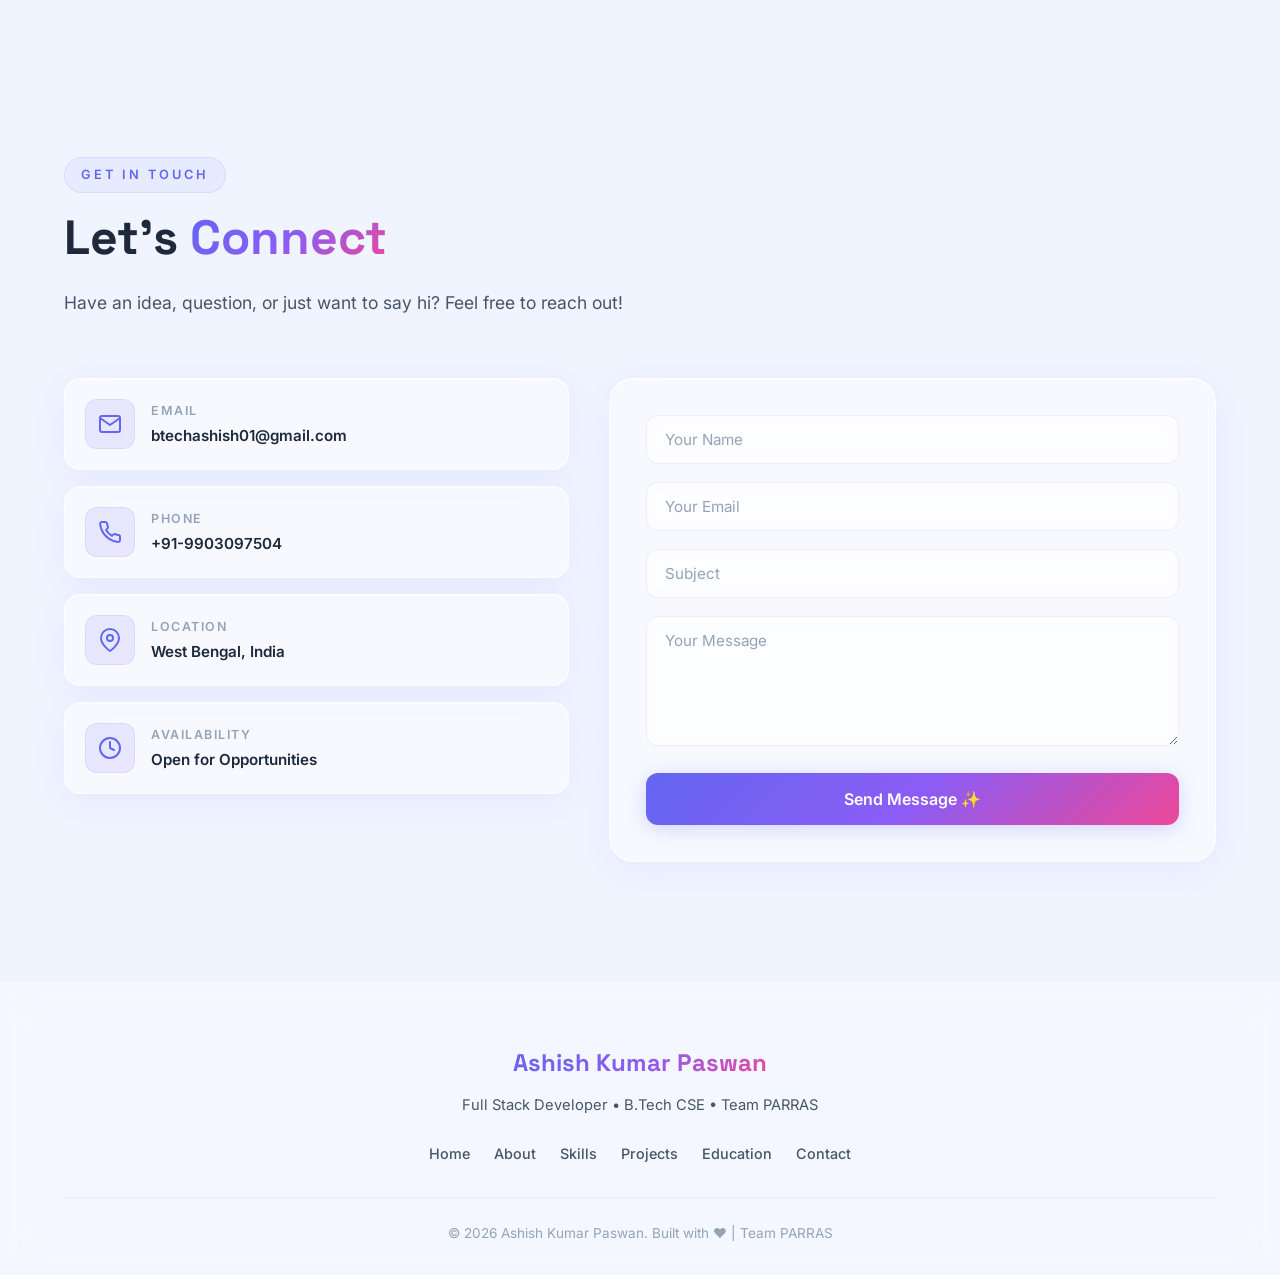
<file: members/ashish.html>
<!DOCTYPE html>
<html lang="en">
<head>
    <meta charset="UTF-8">
    <meta name="viewport" content="width=device-width, initial-scale=1.0">
    <title>Ashish Kumar Paswan — Full Stack Developer | Portfolio</title>
    <meta name="description" content="Ashish Kumar Paswan's personal portfolio — Full Stack Developer, B.Tech CSE Student at HETC, and Team PARRAS member. Building innovative web solutions.">
    <meta name="keywords" content="Ashish Kumar Paswan, portfolio, full stack developer, web developer, PARRAS, B.Tech CSE, HETC">
    <meta name="author" content="Ashish Kumar Paswan">
    <meta name="robots" content="index, follow">

    <meta property="og:type" content="website">
    <meta property="og:title" content="Ashish Kumar Paswan — Full Stack Developer">
    <meta property="og:description" content="Personal portfolio of Ashish Kumar Paswan — Full Stack Developer and PARRAS team member.">

    <meta name="theme-color" content="#f0f4ff">
    <link rel="stylesheet" href="styleashish.css">
    <link rel="preconnect" href="https://fonts.googleapis.com">
    <link rel="preconnect" href="https://fonts.gstatic.com" crossorigin>
    <link href="https://fonts.googleapis.com/css2?family=Inter:wght@300;400;500;600;700;800;900&family=Space+Grotesk:wght@400;500;600;700&display=swap" rel="stylesheet">
</head>
<body>

    <!-- Animated Background Orbs -->
    <div class="bg-orbs" aria-hidden="true">
        <div class="orb orb-1"></div>
        <div class="orb orb-2"></div>
        <div class="orb orb-3"></div>
        <div class="orb orb-4"></div>
        <div class="orb orb-5"></div>
    </div>

    <!-- Grain Overlay -->
    <div class="grain-overlay" aria-hidden="true"></div>

    <!-- Page Loader -->
    <div class="page-loader" id="pageLoader">
        <div class="loader-content">
            <div class="loader-icon">
                <svg width="48" height="48" viewBox="0 0 48 48" fill="none">
                    <circle cx="24" cy="24" r="20" stroke="url(#loaderGrad)" stroke-width="3" stroke-linecap="round" stroke-dasharray="80 40" class="loader-circle"/>
                    <defs>
                        <linearGradient id="loaderGrad" x1="0%" y1="0%" x2="100%" y2="100%">
                            <stop offset="0%" stop-color="#6366f1"/>
                            <stop offset="100%" stop-color="#ec4899"/>
                        </linearGradient>
                    </defs>
                </svg>
            </div>
            <div class="loader-name">Ashish Kumar Paswan</div>
            <div class="loader-bar"><div class="loader-bar-fill"></div></div>
        </div>
    </div>

    <!-- Navigation -->
    <nav class="navbar" id="navbar">
        <div class="nav-container">
            <a href="#home" class="nav-logo" id="navLogo">
                <div class="nav-logo-icon">A</div>
                <span>Ashish</span>
            </a>
            <ul class="nav-links" id="navLinks">
                <li><a href="#home" class="nav-link active">Home</a></li>
                <li><a href="#about" class="nav-link">About</a></li>
                <li><a href="#skills" class="nav-link">Skills</a></li>
                <li><a href="#projects" class="nav-link">Projects</a></li>
                <li><a href="#education" class="nav-link">Education</a></li>
                <li><a href="#contact" class="nav-link">Contact</a></li>
            </ul>
            <a href="ashish _Resume new 2.pdf" download class="nav-cta" id="navResumeBtn">
                <svg width="16" height="16" viewBox="0 0 24 24" fill="none" stroke="currentColor" stroke-width="2" stroke-linecap="round" stroke-linejoin="round"><path d="M21 15v4a2 2 0 0 1-2 2H5a2 2 0 0 1-2-2v-4"/><polyline points="7 10 12 15 17 10"/><line x1="12" y1="15" x2="12" y2="3"/></svg>
                Download CV
            </a>
            <button class="nav-toggle" id="navToggle" aria-label="Toggle navigation">
                <span></span>
                <span></span>
                <span></span>
            </button>
        </div>
    </nav>

    <!-- Hero Section -->
    <section class="hero" id="home">
        <div class="container">
            <div class="hero-content">
                <div class="hero-text">
                    <div class="hero-badge">
                        <span class="badge-dot"></span>
                        <span>Available for Opportunities</span>
                    </div>
                    <p class="hero-greeting">Hello, I'm</p>
                    <h1 class="hero-name">Ashish Kumar <span class="gradient-text">Paswan</span></h1>
                    <p class="hero-title-role">
                        <span class="typing-text" id="typingText">Full Stack Developer</span>
                        <span class="typing-cursor">|</span>
                    </p>
                    <p class="hero-description">
                        A passionate B.Tech Computer Science student with a love for building clean, 
                        efficient web applications. I turn ideas into impactful digital solutions using 
                        modern technologies.
                    </p>
                    <div class="hero-cta">
                        <a href="#projects" class="btn btn-primary" id="viewWorkBtn">
                            <span>View My Work</span>
                            <svg width="18" height="18" viewBox="0 0 24 24" fill="none" stroke="currentColor" stroke-width="2" stroke-linecap="round" stroke-linejoin="round"><line x1="5" y1="12" x2="19" y2="12"/><polyline points="12 5 19 12 12 19"/></svg>
                        </a>
                        <a href="#contact" class="btn btn-outline" id="getInTouchBtn">Get in Touch</a>
                        <a href="ashish _Resume new 2.pdf" download class="btn btn-resume" id="downloadResumeBtn">
                            <svg width="18" height="18" viewBox="0 0 24 24" fill="none" stroke="currentColor" stroke-width="2" stroke-linecap="round" stroke-linejoin="round"><path d="M21 15v4a2 2 0 0 1-2 2H5a2 2 0 0 1-2-2v-4"/><polyline points="7 10 12 15 17 10"/><line x1="12" y1="15" x2="12" y2="3"/></svg>
                            <span>Resume</span>
                        </a>
                    </div>
                    <div class="hero-socials">
                        <a href="https://github.com/ashishkumarpaswan" target="_blank" rel="noopener" class="social-link" title="GitHub" id="githubLink">
                            <svg width="20" height="20" viewBox="0 0 24 24" fill="currentColor"><path d="M12 0C5.37 0 0 5.37 0 12c0 5.31 3.435 9.795 8.205 11.385.6.105.825-.255.825-.57 0-.285-.015-1.23-.015-2.235-3.015.555-3.795-.735-4.035-1.41-.135-.345-.72-1.41-1.23-1.695-.42-.225-1.02-.78-.015-.795.945-.015 1.62.87 1.845 1.23 1.08 1.815 2.805 1.305 3.495.99.105-.78.42-1.305.765-1.605-2.67-.3-5.46-1.335-5.46-5.925 0-1.305.465-2.385 1.23-3.225-.12-.3-.54-1.53.12-3.18 0 0 1.005-.315 3.3 1.23.96-.27 1.98-.405 3-.405s2.04.135 3 .405c2.295-1.56 3.3-1.23 3.3-1.23.66 1.65.24 2.88.12 3.18.765.84 1.23 1.905 1.23 3.225 0 4.605-2.805 5.625-5.475 5.925.435.375.81 1.095.81 2.22 0 1.605-.015 2.895-.015 3.3 0 .315.225.69.825.57A12.02 12.02 0 0 0 24 12c0-6.63-5.37-12-12-12z"/></svg>
                        </a>
                        <a href="https://linkedin.com/in/ashishkumarpaswan" target="_blank" rel="noopener" class="social-link" title="LinkedIn" id="linkedinLink">
                            <svg width="20" height="20" viewBox="0 0 24 24" fill="currentColor"><path d="M20.447 20.452h-3.554v-5.569c0-1.328-.027-3.037-1.852-3.037-1.853 0-2.136 1.445-2.136 2.939v5.667H9.351V9h3.414v1.561h.046c.477-.9 1.637-1.85 3.37-1.85 3.601 0 4.267 2.37 4.267 5.455v6.286zM5.337 7.433a2.062 2.062 0 0 1-2.063-2.065 2.064 2.064 0 1 1 2.063 2.065zm1.782 13.019H3.555V9h3.564v11.452zM22.225 0H1.771C.792 0 0 .774 0 1.729v20.542C0 23.227.792 24 1.771 24h20.451C23.2 24 24 23.227 24 22.271V1.729C24 .774 23.2 0 22.222 0h.003z"/></svg>
                        </a>
                        <a href="mailto:btechashish01@gmail.com" class="social-link" title="Email" id="emailLink">
                            <svg width="20" height="20" viewBox="0 0 24 24" fill="none" stroke="currentColor" stroke-width="2" stroke-linecap="round" stroke-linejoin="round"><path d="M4 4h16c1.1 0 2 .9 2 2v12c0 1.1-.9 2-2 2H4c-1.1 0-2-.9-2-2V6c0-1.1.9-2 2-2z"/><polyline points="22,6 12,13 2,6"/></svg>
                        </a>
                        <a href="tel:+919903097504" class="social-link" title="Phone" id="phoneLink">
                            <svg width="20" height="20" viewBox="0 0 24 24" fill="none" stroke="currentColor" stroke-width="2" stroke-linecap="round" stroke-linejoin="round"><path d="M22 16.92v3a2 2 0 0 1-2.18 2 19.79 19.79 0 0 1-8.63-3.07 19.5 19.5 0 0 1-6-6 19.79 19.79 0 0 1-3.07-8.67A2 2 0 0 1 4.11 2h3a2 2 0 0 1 2 1.72c.127.96.361 1.903.7 2.81a2 2 0 0 1-.45 2.11L8.09 9.91a16 16 0 0 0 6 6l1.27-1.27a2 2 0 0 1 2.11-.45c.907.339 1.85.573 2.81.7A2 2 0 0 1 22 16.92z"/></svg>
                        </a>
                    </div>
                </div>
                <div class="hero-image-wrapper">
                    <div class="hero-image-container">
                        <img src="ashish.jpeg" alt="Ashish Kumar Paswan" class="hero-image">
                        <div class="hero-image-glow"></div>
                        <div class="hero-float-card card-1">
                            <div class="card-icon">💻</div>
                            <div class="card-label">Role</div>
                            <div class="card-value">Full Stack Dev</div>
                        </div>
                        <div class="hero-float-card card-2">
                            <div class="card-icon">🎓</div>
                            <div class="card-label">Education</div>
                            <div class="card-value">B.Tech CSE</div>
                        </div>
                        <div class="hero-float-card card-3">
                            <div class="card-icon">📊</div>
                            <div class="card-label">CGPA</div>
                            <div class="card-value">7.29</div>
                        </div>
                    </div>
                </div>
            </div>
        </div>
    </section>

    <!-- About Section -->
    <section class="section" id="about">
        <div class="container">
            <span class="section-tag reveal">About Me</span>
            <h2 class="section-title reveal reveal-delay-1">Who I <span class="gradient-text">Am</span></h2>

            <div class="about-content reveal reveal-delay-2">
                <div class="about-text">
                    <p>
                        I'm <strong>Ashish Kumar Paswan</strong>, a B.Tech Computer Science and Engineering student 
                        at <strong style="color: var(--accent-1);">Hooghly Engineering & Technology College</strong>. 
                        I have a solid foundation in full-stack web development and core computer science subjects 
                        including Data Structures, Operating Systems, Computer Networks, and DBMS.
                    </p>
                    <p>
                        I enjoy building web applications using <strong>React, Node.js, Express, and MongoDB</strong>. 
                        I am a quick learner who loves solving problems and is constantly looking for opportunities 
                        to improve my skills and grow as a software developer. As a proud member of 
                        <strong style="color: var(--accent-2);">Team PARRAS</strong>, I collaborate on projects that 
                        make a real impact.
                    </p>
                    <div class="about-stats">
                        <div class="stat-card" id="statProjects">
                            <div class="stat-number" data-count="5" data-suffix="+">0</div>
                            <div class="stat-label">Projects</div>
                        </div>
                        <div class="stat-card" id="statTech">
                            <div class="stat-number" data-count="8" data-suffix="+">0</div>
                            <div class="stat-label">Technologies</div>
                        </div>
                        <div class="stat-card" id="statCertifications">
                            <div class="stat-number" data-count="2" data-suffix="">0</div>
                            <div class="stat-label">Certifications</div>
                        </div>
                    </div>
                </div>
                <div class="about-details">
                    <div class="detail-item" id="detailName">
                        <div class="detail-icon">
                            <svg width="24" height="24" viewBox="0 0 24 24" fill="none" stroke="currentColor" stroke-width="2" stroke-linecap="round" stroke-linejoin="round"><path d="M20 21v-2a4 4 0 0 0-4-4H8a4 4 0 0 0-4 4v2"/><circle cx="12" cy="7" r="4"/></svg>
                        </div>
                        <div>
                            <div class="detail-label">Name</div>
                            <div class="detail-value">Ashish Kumar Paswan</div>
                        </div>
                    </div>
                    <div class="detail-item" id="detailEducation">
                        <div class="detail-icon">
                            <svg width="24" height="24" viewBox="0 0 24 24" fill="none" stroke="currentColor" stroke-width="2" stroke-linecap="round" stroke-linejoin="round"><path d="M22 10v6M2 10l10-5 10 5-10 5z"/><path d="M6 12v5c0 1 4 3 6 3s6-2 6-3v-5"/></svg>
                        </div>
                        <div>
                            <div class="detail-label">Education</div>
                            <div class="detail-value">B.Tech CSE (HETC, 2023–2027)</div>
                        </div>
                    </div>
                    <div class="detail-item" id="detailTeam">
                        <div class="detail-icon">
                            <svg width="24" height="24" viewBox="0 0 24 24" fill="none" stroke="currentColor" stroke-width="2" stroke-linecap="round" stroke-linejoin="round"><path d="M17 21v-2a4 4 0 0 0-4-4H5a4 4 0 0 0-4 4v2"/><circle cx="9" cy="7" r="4"/><path d="M23 21v-2a4 4 0 0 0-3-3.87"/><path d="M16 3.13a4 4 0 0 1 0 7.75"/></svg>
                        </div>
                        <div>
                            <div class="detail-label">Team</div>
                            <div class="detail-value">PARRAS</div>
                        </div>
                    </div>
                    <div class="detail-item" id="detailEmail">
                        <div class="detail-icon">
                            <svg width="24" height="24" viewBox="0 0 24 24" fill="none" stroke="currentColor" stroke-width="2" stroke-linecap="round" stroke-linejoin="round"><path d="M4 4h16c1.1 0 2 .9 2 2v12c0 1.1-.9 2-2 2H4c-1.1 0-2-.9-2-2V6c0-1.1.9-2 2-2z"/><polyline points="22,6 12,13 2,6"/></svg>
                        </div>
                        <div>
                            <div class="detail-label">Email</div>
                            <div class="detail-value">btechashish01@gmail.com</div>
                        </div>
                    </div>
                    <div class="detail-item" id="detailPhone">
                        <div class="detail-icon">
                            <svg width="24" height="24" viewBox="0 0 24 24" fill="none" stroke="currentColor" stroke-width="2" stroke-linecap="round" stroke-linejoin="round"><path d="M22 16.92v3a2 2 0 0 1-2.18 2 19.79 19.79 0 0 1-8.63-3.07 19.5 19.5 0 0 1-6-6 19.79 19.79 0 0 1-3.07-8.67A2 2 0 0 1 4.11 2h3a2 2 0 0 1 2 1.72c.127.96.361 1.903.7 2.81a2 2 0 0 1-.45 2.11L8.09 9.91a16 16 0 0 0 6 6l1.27-1.27a2 2 0 0 1 2.11-.45c.907.339 1.85.573 2.81.7A2 2 0 0 1 22 16.92z"/></svg>
                        </div>
                        <div>
                            <div class="detail-label">Phone</div>
                            <div class="detail-value">+91-9903097504</div>
                        </div>
                    </div>
                </div>
            </div>
        </div>
    </section>

    <!-- Skills Section -->
    <section class="section" id="skills">
        <div class="container">
            <span class="section-tag reveal">What I Know</span>
            <h2 class="section-title reveal reveal-delay-1">My <span class="gradient-text">Skills</span></h2>
            <p class="section-subtitle reveal reveal-delay-2">
                A diverse set of technologies and tools that I use to bring ideas to life.
            </p>

            <div class="skills-grid">
                <div class="skill-category reveal reveal-delay-1" id="skillFrontend">
                    <div class="skill-category-icon">⚡</div>
                    <h3>Frontend</h3>
                    <div class="skill-tags">
                        <span class="skill-tag">HTML5</span>
                        <span class="skill-tag">CSS3</span>
                        <span class="skill-tag">JavaScript</span>
                        <span class="skill-tag">React</span>
                        <span class="skill-tag">Responsive Design</span>
                    </div>
                </div>
                <div class="skill-category reveal reveal-delay-2" id="skillBackend">
                    <div class="skill-category-icon">🔧</div>
                    <h3>Backend</h3>
                    <div class="skill-tags">
                        <span class="skill-tag">Node.js</span>
                        <span class="skill-tag">Express.js</span>
                        <span class="skill-tag">REST APIs</span>
                        <span class="skill-tag">MongoDB</span>
                    </div>
                </div>
                <div class="skill-category reveal reveal-delay-3" id="skillLanguages">
                    <div class="skill-category-icon">💡</div>
                    <h3>Programming Languages</h3>
                    <div class="skill-tags">
                        <span class="skill-tag">C</span>
                        <span class="skill-tag">Java</span>
                        <span class="skill-tag">Python</span>
                        <span class="skill-tag">JavaScript</span>
                    </div>
                </div>
                <div class="skill-category reveal reveal-delay-4" id="skillTools">
                    <div class="skill-category-icon">🛠️</div>
                    <h3>Tools & Concepts</h3>
                    <div class="skill-tags">
                        <span class="skill-tag">Git / GitHub</span>
                        <span class="skill-tag">SQL</span>
                        <span class="skill-tag">Data Structures</span>
                        <span class="skill-tag">OS</span>
                        <span class="skill-tag">Computer Networks</span>
                        <span class="skill-tag">DBMS</span>
                    </div>
                </div>
                <div class="skill-category reveal reveal-delay-5" id="skillSoft">
                    <div class="skill-category-icon">🤝</div>
                    <h3>Soft Skills</h3>
                    <div class="skill-tags">
                        <span class="skill-tag">Collaboration</span>
                        <span class="skill-tag">Communication</span>
                        <span class="skill-tag">Planning</span>
                        <span class="skill-tag">Adaptability</span>
                        <span class="skill-tag">Prioritization</span>
                    </div>
                </div>
            </div>
        </div>
    </section>

    <!-- Projects Section -->
    <section class="section" id="projects">
        <div class="container">
            <span class="section-tag reveal">My Work</span>
            <h2 class="section-title reveal reveal-delay-1">Featured <span class="gradient-text">Projects</span></h2>
            <p class="section-subtitle reveal reveal-delay-2">
                Here are some of the projects I've built — solving real problems with modern web technologies.
            </p>

            <div class="projects-grid">
                <!-- Project 1 -->
                <div class="project-card reveal reveal-delay-1" id="projectAmazon">
                    <div class="project-header">
                        <div class="project-icon">
                            <svg width="24" height="24" viewBox="0 0 24 24" fill="none" stroke="currentColor" stroke-width="2" stroke-linecap="round" stroke-linejoin="round"><circle cx="9" cy="21" r="1"/><circle cx="20" cy="21" r="1"/><path d="M1 1h4l2.68 13.39a2 2 0 0 0 2 1.61h9.72a2 2 0 0 0 2-1.61L23 6H6"/></svg>
                        </div>
                        <div class="project-links">
                            <a href="#" class="project-link" title="GitHub" id="amazonGithub">
                                <svg width="20" height="20" viewBox="0 0 24 24" fill="currentColor"><path d="M12 0C5.37 0 0 5.37 0 12c0 5.31 3.435 9.795 8.205 11.385.6.105.825-.255.825-.57 0-.285-.015-1.23-.015-2.235-3.015.555-3.795-.735-4.035-1.41-.135-.345-.72-1.41-1.23-1.695-.42-.225-1.02-.78-.015-.795.945-.015 1.62.87 1.845 1.23 1.08 1.815 2.805 1.305 3.495.99.105-.78.42-1.305.765-1.605-2.67-.3-5.46-1.335-5.46-5.925 0-1.305.465-2.385 1.23-3.225-.12-.3-.54-1.53.12-3.18 0 0 1.005-.315 3.3 1.23.96-.27 1.98-.405 3-.405s2.04.135 3 .405c2.295-1.56 3.3-1.23 3.3-1.23.66 1.65.24 2.88.12 3.18.765.84 1.23 1.905 1.23 3.225 0 4.605-2.805 5.625-5.475 5.925.435.375.81 1.095.81 2.22 0 1.605-.015 2.895-.015 3.3 0 .315.225.69.825.57A12.02 12.02 0 0 0 24 12c0-6.63-5.37-12-12-12z"/></svg>
                            </a>
                            <a href="#" class="project-link" title="Live Demo" id="amazonDemo">
                                <svg width="20" height="20" viewBox="0 0 24 24" fill="none" stroke="currentColor" stroke-width="2" stroke-linecap="round" stroke-linejoin="round"><path d="M18 13v6a2 2 0 0 1-2 2H5a2 2 0 0 1-2-2V8a2 2 0 0 1 2-2h6"/><polyline points="15 3 21 3 21 9"/><line x1="10" y1="14" x2="21" y2="3"/></svg>
                            </a>
                        </div>
                    </div>
                    <h3 class="project-name">E-commerce Amazon Clone</h3>
                    <p class="project-description">Built a responsive, full-featured Amazon clone with core e-commerce functionalities including user authentication, product browsing, and a complete shopping cart system.</p>
                    <div class="project-tech">
                        <span class="tech-tag">HTML</span>
                        <span class="tech-tag">CSS</span>
                        <span class="tech-tag">Vanilla JS</span>
                    </div>
                </div>

                <!-- Project 2 -->
                <div class="project-card reveal reveal-delay-2" id="projectStudentMgmt">
                    <div class="project-header">
                        <div class="project-icon">
                            <svg width="24" height="24" viewBox="0 0 24 24" fill="none" stroke="currentColor" stroke-width="2" stroke-linecap="round" stroke-linejoin="round"><path d="M17 21v-2a4 4 0 0 0-4-4H5a4 4 0 0 0-4 4v2"/><circle cx="9" cy="7" r="4"/><path d="M23 21v-2a4 4 0 0 0-3-3.87"/><path d="M16 3.13a4 4 0 0 1 0 7.75"/></svg>
                        </div>
                        <div class="project-links">
                            <a href="#" class="project-link" title="GitHub" id="studentGithub">
                                <svg width="20" height="20" viewBox="0 0 24 24" fill="currentColor"><path d="M12 0C5.37 0 0 5.37 0 12c0 5.31 3.435 9.795 8.205 11.385.6.105.825-.255.825-.57 0-.285-.015-1.23-.015-2.235-3.015.555-3.795-.735-4.035-1.41-.135-.345-.72-1.41-1.23-1.695-.42-.225-1.02-.78-.015-.795.945-.015 1.62.87 1.845 1.23 1.08 1.815 2.805 1.305 3.495.99.105-.78.42-1.305.765-1.605-2.67-.3-5.46-1.335-5.46-5.925 0-1.305.465-2.385 1.23-3.225-.12-.3-.54-1.53.12-3.18 0 0 1.005-.315 3.3 1.23.96-.27 1.98-.405 3-.405s2.04.135 3 .405c2.295-1.56 3.3-1.23 3.3-1.23.66 1.65.24 2.88.12 3.18.765.84 1.23 1.905 1.23 3.225 0 4.605-2.805 5.625-5.475 5.925.435.375.81 1.095.81 2.22 0 1.605-.015 2.895-.015 3.3 0 .315.225.69.825.57A12.02 12.02 0 0 0 24 12c0-6.63-5.37-12-12-12z"/></svg>
                            </a>
                        </div>
                    </div>
                    <h3 class="project-name">Student Management System</h3>
                    <p class="project-description">Feature-rich system with full CRUD operations, student profile management, attendance tracking, GPA calculation, search & filtering, CSV/JSON export, and LocalStorage-based data persistence. Modern glassmorphism UI with interactive dashboard and real-time statistics.</p>
                    <div class="project-tech">
                        <span class="tech-tag">HTML</span>
                        <span class="tech-tag">CSS</span>
                        <span class="tech-tag">Vanilla JS</span>
                    </div>
                </div>

                <!-- Project 3 -->
                <div class="project-card reveal reveal-delay-3" id="projectUpcoming">
                    <div class="project-header">
                        <div class="project-icon">
                            <svg width="24" height="24" viewBox="0 0 24 24" fill="none" stroke="currentColor" stroke-width="2" stroke-linecap="round" stroke-linejoin="round"><polygon points="13 2 3 14 12 14 11 22 21 10 12 10 13 2"/></svg>
                        </div>
                        <div class="project-links">
                            <a href="#" class="project-link" title="GitHub" id="upcomingGithub">
                                <svg width="20" height="20" viewBox="0 0 24 24" fill="currentColor"><path d="M12 0C5.37 0 0 5.37 0 12c0 5.31 3.435 9.795 8.205 11.385.6.105.825-.255.825-.57 0-.285-.015-1.23-.015-2.235-3.015.555-3.795-.735-4.035-1.41-.135-.345-.72-1.41-1.23-1.695-.42-.225-1.02-.78-.015-.795.945-.015 1.62.87 1.845 1.23 1.08 1.815 2.805 1.305 3.495.99.105-.78.42-1.305.765-1.605-2.67-.3-5.46-1.335-5.46-5.925 0-1.305.465-2.385 1.23-3.225-.12-.3-.54-1.53.12-3.18 0 0 1.005-.315 3.3 1.23.96-.27 1.98-.405 3-.405s2.04.135 3 .405c2.295-1.56 3.3-1.23 3.3-1.23.66 1.65.24 2.88.12 3.18.765.84 1.23 1.905 1.23 3.225 0 4.605-2.805 5.625-5.475 5.925.435.375.81 1.095.81 2.22 0 1.605-.015 2.895-.015 3.3 0 .315.225.69.825.57A12.02 12.02 0 0 0 24 12c0-6.63-5.37-12-12-12z"/></svg>
                            </a>
                        </div>
                    </div>
                    <h3 class="project-name">Coming Soon 🚀</h3>
                    <p class="project-description">Exciting new project in the works! Currently exploring React, Node.js, and MongoDB to build something innovative with Team PARRAS. Stay tuned for updates!</p>
                    <div class="project-tech">
                        <span class="tech-tag">React</span>
                        <span class="tech-tag">Node.js</span>
                        <span class="tech-tag">MongoDB</span>
                    </div>
                </div>
            </div>
        </div>
    </section>

    <!-- Education & Certifications Section -->
    <section class="section" id="education">
        <div class="container">
            <span class="section-tag reveal">My Journey</span>
            <h2 class="section-title reveal reveal-delay-1">Education & <span class="gradient-text">Certifications</span></h2>

            <div class="education-grid">
                <div class="education-timeline">
                    <div class="timeline-item reveal reveal-delay-1" id="eduBtech">
                        <div class="timeline-dot"></div>
                        <div class="timeline-content glass-card">
                            <div class="timeline-badge">2023 – 2027</div>
                            <h3>B.Tech in Computer Science & Engineering</h3>
                            <p class="timeline-institution">Hooghly Engineering & Technology College, West Bengal</p>
                            <p class="timeline-detail">CGPA: 7.29 (Aggregate)</p>
                        </div>
                    </div>
                    <div class="timeline-item reveal reveal-delay-2" id="eduHigher">
                        <div class="timeline-dot"></div>
                        <div class="timeline-content glass-card">
                            <div class="timeline-badge">2023</div>
                            <h3>Higher Secondary Education (ISC)</h3>
                            <p class="timeline-institution">Jogamaya Memorial Institute</p>
                            <p class="timeline-detail">Percentage: 69.75%</p>
                        </div>
                    </div>
                    <div class="timeline-item reveal reveal-delay-3" id="eduSecondary">
                        <div class="timeline-dot"></div>
                        <div class="timeline-content glass-card">
                            <div class="timeline-badge">2021</div>
                            <h3>Secondary Education (ISC)</h3>
                            <p class="timeline-institution">Jogamaya Memorial Institute</p>
                            <p class="timeline-detail">Percentage: 82.4%</p>
                        </div>
                    </div>
                </div>

                <div class="certifications-section">
                    <h3 class="cert-heading reveal reveal-delay-2">
                        <svg width="24" height="24" viewBox="0 0 24 24" fill="none" stroke="currentColor" stroke-width="2" stroke-linecap="round" stroke-linejoin="round"><circle cx="12" cy="8" r="7"/><polyline points="8.21 13.89 7 23 12 20 17 23 15.79 13.88"/></svg>
                        Certifications
                    </h3>
                    <div class="cert-list">
                        <div class="cert-card glass-card reveal reveal-delay-3" id="certPython">
                            <div class="cert-icon">🐍</div>
                            <div>
                                <div class="cert-name">Joy of Computing with Python</div>
                                <div class="cert-issuer">NPTEL</div>
                            </div>
                        </div>
                        <div class="cert-card glass-card reveal reveal-delay-4" id="certAI">
                            <div class="cert-icon">🤖</div>
                            <div>
                                <div class="cert-name">Programming with Generative AI</div>
                                <div class="cert-issuer">NPTEL</div>
                            </div>
                        </div>
                    </div>

                    <h3 class="cert-heading reveal reveal-delay-3" style="margin-top: 40px;">
                        <svg width="24" height="24" viewBox="0 0 24 24" fill="none" stroke="currentColor" stroke-width="2" stroke-linecap="round" stroke-linejoin="round"><path d="M18 8A6 6 0 0 0 6 8c0 7-3 9-3 9h18s-3-2-3-9"/><path d="M13.73 21a2 2 0 0 1-3.46 0"/></svg>
                        Extracurricular & Hobbies
                    </h3>
                    <div class="hobbies-grid reveal reveal-delay-4">
                        <div class="hobby-tag glass-card">🏏 Cricket</div>
                        <div class="hobby-tag glass-card">📸 Photography</div>
                        <div class="hobby-tag glass-card">🎬 Videography</div>
                        <div class="hobby-tag glass-card">🌱 Gardening</div>
                        <div class="hobby-tag glass-card">📚 Reading</div>
                        <div class="hobby-tag glass-card">🎵 Music</div>
                        <div class="hobby-tag glass-card">💻 Smart Coder 2.24</div>
                    </div>
                </div>
            </div>
        </div>
    </section>

    <!-- Contact Section -->
    <section class="section" id="contact">
        <div class="container">
            <span class="section-tag reveal">Get in Touch</span>
            <h2 class="section-title reveal reveal-delay-1">Let's <span class="gradient-text">Connect</span></h2>
            <p class="section-subtitle reveal reveal-delay-2">
                Have an idea, question, or just want to say hi? Feel free to reach out!
            </p>

            <div class="contact-content reveal reveal-delay-3">
                <div class="contact-info">
                    <div class="contact-item glass-card" id="contactEmail">
                        <div class="contact-icon">
                            <svg width="24" height="24" viewBox="0 0 24 24" fill="none" stroke="currentColor" stroke-width="2" stroke-linecap="round" stroke-linejoin="round"><path d="M4 4h16c1.1 0 2 .9 2 2v12c0 1.1-.9 2-2 2H4c-1.1 0-2-.9-2-2V6c0-1.1.9-2 2-2z"/><polyline points="22,6 12,13 2,6"/></svg>
                        </div>
                        <div>
                            <div class="contact-label">Email</div>
                            <div class="contact-value">btechashish01@gmail.com</div>
                        </div>
                    </div>
                    <div class="contact-item glass-card" id="contactPhone">
                        <div class="contact-icon">
                            <svg width="24" height="24" viewBox="0 0 24 24" fill="none" stroke="currentColor" stroke-width="2" stroke-linecap="round" stroke-linejoin="round"><path d="M22 16.92v3a2 2 0 0 1-2.18 2 19.79 19.79 0 0 1-8.63-3.07 19.5 19.5 0 0 1-6-6 19.79 19.79 0 0 1-3.07-8.67A2 2 0 0 1 4.11 2h3a2 2 0 0 1 2 1.72c.127.96.361 1.903.7 2.81a2 2 0 0 1-.45 2.11L8.09 9.91a16 16 0 0 0 6 6l1.27-1.27a2 2 0 0 1 2.11-.45c.907.339 1.85.573 2.81.7A2 2 0 0 1 22 16.92z"/></svg>
                        </div>
                        <div>
                            <div class="contact-label">Phone</div>
                            <div class="contact-value">+91-9903097504</div>
                        </div>
                    </div>
                    <div class="contact-item glass-card" id="contactLocation">
                        <div class="contact-icon">
                            <svg width="24" height="24" viewBox="0 0 24 24" fill="none" stroke="currentColor" stroke-width="2" stroke-linecap="round" stroke-linejoin="round"><path d="M21 10c0 7-9 13-9 13s-9-6-9-13a9 9 0 0 1 18 0z"/><circle cx="12" cy="10" r="3"/></svg>
                        </div>
                        <div>
                            <div class="contact-label">Location</div>
                            <div class="contact-value">West Bengal, India</div>
                        </div>
                    </div>
                    <div class="contact-item glass-card" id="contactAvailability">
                        <div class="contact-icon">
                            <svg width="24" height="24" viewBox="0 0 24 24" fill="none" stroke="currentColor" stroke-width="2" stroke-linecap="round" stroke-linejoin="round"><circle cx="12" cy="12" r="10"/><polyline points="12 6 12 12 16 14"/></svg>
                        </div>
                        <div>
                            <div class="contact-label">Availability</div>
                            <div class="contact-value">Open for Opportunities</div>
                        </div>
                    </div>
                </div>

                <form class="contact-form glass-card" id="contactForm">
                    <div class="form-group">
                        <input type="text" class="form-input" id="formName" placeholder="Your Name" required>
                    </div>
                    <div class="form-group">
                        <input type="email" class="form-input" id="formEmail" placeholder="Your Email" required>
                    </div>
                    <div class="form-group">
                        <input type="text" class="form-input" id="formSubject" placeholder="Subject">
                    </div>
                    <div class="form-group">
                        <textarea class="form-textarea" id="formMessage" placeholder="Your Message" required></textarea>
                    </div>
                    <button type="submit" class="btn-submit" id="submitBtn">
                        Send Message ✨
                    </button>
                </form>
            </div>
        </div>
    </section>

    <!-- Footer -->
    <footer class="footer">
        <div class="container">
            <div class="footer-content">
                <div class="footer-logo gradient-text">Ashish Kumar Paswan</div>
                <p class="footer-text">Full Stack Developer • B.Tech CSE • Team PARRAS</p>
                <div class="footer-links">
                    <a href="#home" class="footer-link">Home</a>
                    <a href="#about" class="footer-link">About</a>
                    <a href="#skills" class="footer-link">Skills</a>
                    <a href="#projects" class="footer-link">Projects</a>
                    <a href="#education" class="footer-link">Education</a>
                    <a href="#contact" class="footer-link">Contact</a>
                </div>
            </div>
            <div class="footer-bottom">
                <p>&copy; 2026 Ashish Kumar Paswan. Built with ❤️ | Team PARRAS</p>
            </div>
        </div>
    </footer>

    <!-- Scroll to Top -->
    <button class="scroll-top" id="scrollTop" aria-label="Scroll to top">
        <svg width="20" height="20" viewBox="0 0 24 24" fill="none" stroke="currentColor" stroke-width="2.5" stroke-linecap="round" stroke-linejoin="round"><polyline points="18 15 12 9 6 15"/></svg>
    </button>

    <script src="scriptsashish.js"></script>
</body>
</html>
</file>
<file: members/styleachhat.css>
/* ===== FONTS ===== */
@import url('https://fonts.googleapis.com/css2?family=Inter:wght@300;400;500;600;700;800;900&family=Space+Grotesk:wght@400;500;600;700&display=swap');

/* ===== CSS VARIABLES — LIGHT GLASSMORPHISM ===== */
:root {
    --bg-primary: #f0f4ff;
    --bg-secondary: #e8edf8;
    --bg-card: rgba(255, 255, 255, 0.55);
    --bg-glass: rgba(255, 255, 255, 0.45);
    --bg-glass-hover: rgba(255, 255, 255, 0.7);
    --border-glass: rgba(255, 255, 255, 0.7);
    --border-glass-hover: rgba(99, 102, 241, 0.3);
    --text-primary: #1e293b;
    --text-secondary: #475569;
    --text-muted: #94a3b8;
    --accent-1: #6366f1;
    --accent-2: #8b5cf6;
    --accent-3: #a78bfa;
    --accent-pink: #ec4899;
    --accent-cyan: #06b6d4;
    --gradient-primary: linear-gradient(135deg, #6366f1, #8b5cf6, #ec4899);
    --gradient-warm: linear-gradient(135deg, #f59e0b, #ef4444, #ec4899);
    --gradient-cool: linear-gradient(135deg, #06b6d4, #6366f1, #8b5cf6);
    --gradient-glow: linear-gradient(135deg, rgba(99,102,241,0.12), rgba(139,92,246,0.12));
    --shadow-sm: 0 2px 8px rgba(99, 102, 241, 0.06);
    --shadow-md: 0 8px 24px rgba(99, 102, 241, 0.08);
    --shadow-lg: 0 25px 50px -12px rgba(99, 102, 241, 0.12);
    --shadow-glow: 0 0 40px rgba(99,102,241,0.12);
    --shadow-glass: 0 8px 32px rgba(99, 102, 241, 0.08), inset 0 1px 0 rgba(255, 255, 255, 0.6);
    --radius-sm: 12px;
    --radius-md: 16px;
    --radius-lg: 24px;
    --radius-xl: 32px;
    --transition: 0.35s cubic-bezier(0.4, 0, 0.2, 1);
    --transition-spring: 0.5s cubic-bezier(0.34, 1.56, 0.64, 1);
}

/* ===== RESET ===== */
*, *::before, *::after {
    margin: 0;
    padding: 0;
    box-sizing: border-box;
}

html {
    scroll-behavior: smooth;
    font-size: 16px;
}

body {
    font-family: 'Inter', -apple-system, BlinkMacSystemFont, sans-serif;
    background: var(--bg-primary);
    color: var(--text-primary);
    line-height: 1.7;
    overflow-x: hidden;
    -webkit-font-smoothing: antialiased;
    position: relative;
}

::selection {
    background: var(--accent-1);
    color: #fff;
}

a {
    text-decoration: none;
    color: inherit;
    transition: var(--transition);
}

img {
    max-width: 100%;
    display: block;
}

ul { list-style: none; }

/* ===== ANIMATED BACKGROUND ORBS ===== */
.bg-orbs {
    position: fixed;
    top: 0;
    left: 0;
    width: 100%;
    height: 100%;
    z-index: 0;
    pointer-events: none;
    overflow: hidden;
}

.orb {
    position: absolute;
    border-radius: 50%;
    filter: blur(80px);
    opacity: 0.5;
    animation: orbFloat 20s ease-in-out infinite;
}

.orb-1 {
    width: 500px;
    height: 500px;
    background: radial-gradient(circle, rgba(99, 102, 241, 0.2), transparent 70%);
    top: -10%;
    right: -5%;
    animation-delay: 0s;
}

.orb-2 {
    width: 400px;
    height: 400px;
    background: radial-gradient(circle, rgba(236, 72, 153, 0.15), transparent 70%);
    bottom: -5%;
    left: -5%;
    animation-delay: -5s;
    animation-duration: 25s;
}

.orb-3 {
    width: 350px;
    height: 350px;
    background: radial-gradient(circle, rgba(6, 182, 212, 0.12), transparent 70%);
    top: 40%;
    left: 30%;
    animation-delay: -10s;
    animation-duration: 22s;
}

.orb-4 {
    width: 300px;
    height: 300px;
    background: radial-gradient(circle, rgba(139, 92, 246, 0.15), transparent 70%);
    top: 20%;
    right: 20%;
    animation-delay: -7s;
    animation-duration: 18s;
}

.orb-5 {
    width: 250px;
    height: 250px;
    background: radial-gradient(circle, rgba(245, 158, 11, 0.1), transparent 70%);
    bottom: 20%;
    right: 10%;
    animation-delay: -12s;
    animation-duration: 28s;
}

@keyframes orbFloat {
    0%, 100% { transform: translate(0, 0) scale(1); }
    25% { transform: translate(40px, -30px) scale(1.1); }
    50% { transform: translate(-20px, 50px) scale(0.95); }
    75% { transform: translate(30px, 20px) scale(1.05); }
}

/* ===== GRAIN OVERLAY ===== */
.grain-overlay {
    position: fixed;
    top: 0;
    left: 0;
    width: 100%;
    height: 100%;
    z-index: 1;
    pointer-events: none;
    opacity: 0.03;
    background-image: url("data:image/svg+xml,%3Csvg viewBox='0 0 256 256' xmlns='http://www.w3.org/2000/svg'%3E%3Cfilter id='noiseFilter'%3E%3CfeTurbulence type='fractalNoise' baseFrequency='0.9' numOctaves='4' stitchTiles='stitch'/%3E%3C/filter%3E%3Crect width='100%25' height='100%25' filter='url(%23noiseFilter)'/%3E%3C/svg%3E");
}

/* ===== LOADER ===== */
.page-loader {
    position: fixed;
    top: 0;
    left: 0;
    width: 100%;
    height: 100%;
    background: linear-gradient(135deg, #f0f4ff 0%, #e8edf8 50%, #f5f3ff 100%);
    display: flex;
    align-items: center;
    justify-content: center;
    z-index: 10000;
    transition: opacity 0.8s cubic-bezier(0.4, 0, 0.2, 1), visibility 0.8s;
}

.page-loader.hidden {
    opacity: 0;
    visibility: hidden;
}

.loader-content {
    text-align: center;
}

.loader-icon {
    margin-bottom: 20px;
    animation: loaderSpin 1.2s linear infinite;
}

@keyframes loaderSpin {
    to { transform: rotate(360deg); }
}

.loader-name {
    font-family: 'Space Grotesk', sans-serif;
    font-size: 1.8rem;
    font-weight: 700;
    background: var(--gradient-primary);
    -webkit-background-clip: text;
    -webkit-text-fill-color: transparent;
    background-clip: text;
    margin-bottom: 24px;
}

.loader-bar {
    width: 200px;
    height: 3px;
    background: rgba(99, 102, 241, 0.1);
    border-radius: 10px;
    overflow: hidden;
    margin: 0 auto;
}

.loader-bar-fill {
    width: 40%;
    height: 100%;
    background: var(--gradient-primary);
    border-radius: 10px;
    animation: loaderSlide 1.2s ease-in-out infinite;
}

@keyframes loaderSlide {
    0% { transform: translateX(-100%); }
    100% { transform: translateX(350%); }
}

/* ===== GLASS CARD UTILITY ===== */
.glass-card {
    background: var(--bg-glass);
    backdrop-filter: blur(20px);
    -webkit-backdrop-filter: blur(20px);
    border: 1px solid var(--border-glass);
    box-shadow: var(--shadow-glass);
}

/* ===== NAVBAR ===== */
.navbar {
    position: fixed;
    top: 0;
    left: 0;
    width: 100%;
    z-index: 1000;
    padding: 16px 0;
    transition: var(--transition);
}

.navbar.scrolled {
    background: rgba(240, 244, 255, 0.75);
    backdrop-filter: blur(24px);
    -webkit-backdrop-filter: blur(24px);
    border-bottom: 1px solid rgba(255, 255, 255, 0.6);
    box-shadow: 0 4px 30px rgba(99, 102, 241, 0.06);
    padding: 10px 0;
}

.nav-container {
    max-width: 1200px;
    margin: 0 auto;
    padding: 0 24px;
    display: flex;
    align-items: center;
    justify-content: space-between;
}

.nav-logo {
    display: flex;
    align-items: center;
    gap: 10px;
    font-family: 'Space Grotesk', sans-serif;
    font-weight: 700;
    font-size: 1.3rem;
    color: var(--text-primary);
}

.nav-logo-icon {
    width: 40px;
    height: 40px;
    background: var(--gradient-primary);
    border-radius: var(--radius-sm);
    display: flex;
    align-items: center;
    justify-content: center;
    font-size: 1.1rem;
    font-weight: 800;
    color: #fff;
    box-shadow: 0 4px 15px rgba(99, 102, 241, 0.3);
    transition: var(--transition-spring);
}

.nav-logo:hover .nav-logo-icon {
    transform: rotate(-8deg) scale(1.1);
    box-shadow: 0 6px 20px rgba(99, 102, 241, 0.4);
}

.nav-links {
    display: flex;
    align-items: center;
    gap: 4px;
}

.nav-link {
    padding: 8px 16px;
    border-radius: var(--radius-sm);
    font-size: 0.9rem;
    font-weight: 500;
    color: var(--text-secondary);
    transition: var(--transition);
    position: relative;
}

.nav-link:hover,
.nav-link.active {
    color: var(--accent-1);
    background: rgba(99, 102, 241, 0.06);
}

.nav-link.active::after {
    content: '';
    position: absolute;
    bottom: 4px;
    left: 50%;
    transform: translateX(-50%);
    width: 20px;
    height: 2.5px;
    background: var(--gradient-primary);
    border-radius: 2px;
}

.nav-cta {
    padding: 10px 24px;
    background: var(--gradient-primary);
    border-radius: var(--radius-sm);
    font-size: 0.9rem;
    font-weight: 600;
    display: inline-flex;
    align-items: center;
    gap: 8px;
    color: #fff;
    border: none;
    cursor: pointer;
    transition: var(--transition);
    box-shadow: 0 4px 15px rgba(99, 102, 241, 0.25);
}

.nav-cta:hover {
    transform: translateY(-2px);
    box-shadow: 0 8px 25px rgba(99, 102, 241, 0.35);
}

/* Mobile Nav Toggle */
.nav-toggle {
    display: none;
    flex-direction: column;
    gap: 5px;
    background: none;
    border: none;
    cursor: pointer;
    padding: 6px;
    z-index: 1001;
}

.nav-toggle span {
    width: 24px;
    height: 2px;
    background: var(--text-primary);
    border-radius: 2px;
    transition: var(--transition);
}

.nav-toggle.open span:nth-child(1) { transform: translateY(7px) rotate(45deg); }
.nav-toggle.open span:nth-child(2) { opacity: 0; }
.nav-toggle.open span:nth-child(3) { transform: translateY(-7px) rotate(-45deg); }

/* ===== CONTAINER ===== */
.container {
    max-width: 1200px;
    margin: 0 auto;
    padding: 0 24px;
}

/* ===== SECTION COMMONS ===== */
.section {
    padding: 120px 0;
    position: relative;
    z-index: 2;
}

.section-tag {
    display: inline-block;
    font-size: 0.8rem;
    font-weight: 600;
    text-transform: uppercase;
    letter-spacing: 3px;
    color: var(--accent-1);
    margin-bottom: 16px;
    padding: 6px 16px;
    background: rgba(99, 102, 241, 0.06);
    border-radius: 50px;
    border: 1px solid rgba(99, 102, 241, 0.12);
}

.section-title {
    font-family: 'Space Grotesk', sans-serif;
    font-size: clamp(2rem, 4vw, 3rem);
    font-weight: 700;
    line-height: 1.2;
    margin-bottom: 20px;
    color: var(--text-primary);
}

.gradient-text {
    background: var(--gradient-primary);
    -webkit-background-clip: text;
    -webkit-text-fill-color: transparent;
    background-clip: text;
}

.section-subtitle {
    font-size: 1.1rem;
    color: var(--text-secondary);
    max-width: 600px;
    line-height: 1.8;
}

/* ===== HERO SECTION ===== */
.hero {
    min-height: 100vh;
    display: flex;
    align-items: center;
    position: relative;
    overflow: hidden;
    padding: 120px 0 80px;
    z-index: 2;
}

.hero-content {
    display: grid;
    grid-template-columns: 1fr 1fr;
    gap: 60px;
    align-items: center;
    position: relative;
    z-index: 1;
}

.hero-text { max-width: 560px; }

.hero-badge {
    display: inline-flex;
    align-items: center;
    gap: 8px;
    padding: 8px 18px;
    background: var(--bg-glass);
    backdrop-filter: blur(12px);
    -webkit-backdrop-filter: blur(12px);
    border: 1px solid var(--border-glass);
    border-radius: 50px;
    font-size: 0.85rem;
    color: var(--text-secondary);
    margin-bottom: 24px;
    box-shadow: var(--shadow-sm);
    animation: fadeInDown 0.8s ease forwards;
}

.badge-dot {
    width: 8px;
    height: 8px;
    background: #22c55e;
    border-radius: 50%;
    animation: pulse 2s infinite;
    box-shadow: 0 0 8px rgba(34, 197, 94, 0.4);
}

@keyframes pulse {
    0%, 100% { opacity: 1; box-shadow: 0 0 8px rgba(34, 197, 94, 0.4); }
    50% { opacity: 0.5; box-shadow: 0 0 16px rgba(34, 197, 94, 0.6); }
}

.hero-greeting {
    font-size: 1.1rem;
    color: var(--accent-1);
    font-weight: 500;
    margin-bottom: 8px;
    animation: fadeInUp 0.6s ease forwards;
    opacity: 0;
    animation-delay: 0.2s;
}

.hero-name {
    font-family: 'Space Grotesk', sans-serif;
    font-size: clamp(2.5rem, 5.5vw, 4rem);
    font-weight: 800;
    line-height: 1.1;
    margin-bottom: 12px;
    color: var(--text-primary);
    animation: fadeInUp 0.6s ease forwards;
    opacity: 0;
    animation-delay: 0.4s;
}

.hero-title-role {
    font-family: 'Space Grotesk', sans-serif;
    font-size: clamp(1.1rem, 2.2vw, 1.5rem);
    font-weight: 600;
    color: var(--text-secondary);
    margin-bottom: 20px;
    animation: fadeInUp 0.6s ease forwards;
    opacity: 0;
    animation-delay: 0.6s;
}

.typing-cursor {
    animation: blink 1s step-end infinite;
    color: var(--accent-1);
    font-weight: 300;
}

@keyframes blink {
    0%, 100% { opacity: 1; }
    50% { opacity: 0; }
}

.hero-description {
    font-size: 1.05rem;
    color: var(--text-secondary);
    line-height: 1.8;
    margin-bottom: 32px;
    animation: fadeInUp 0.6s ease forwards;
    opacity: 0;
    animation-delay: 0.8s;
}

.hero-cta {
    display: flex;
    gap: 16px;
    flex-wrap: wrap;
    animation: fadeInUp 0.6s ease forwards;
    opacity: 0;
    animation-delay: 1s;
}

.hero-socials {
    display: flex;
    gap: 12px;
    margin-top: 32px;
    animation: fadeInUp 0.6s ease forwards;
    opacity: 0;
    animation-delay: 1.2s;
}

.social-link {
    width: 46px;
    height: 46px;
    display: flex;
    align-items: center;
    justify-content: center;
    border: 1px solid var(--border-glass);
    border-radius: var(--radius-sm);
    color: var(--text-secondary);
    transition: var(--transition-spring);
    background: var(--bg-glass);
    backdrop-filter: blur(10px);
    -webkit-backdrop-filter: blur(10px);
    box-shadow: var(--shadow-sm);
}

.social-link:hover {
    color: #fff;
    background: var(--gradient-primary);
    border-color: transparent;
    transform: translateY(-4px) scale(1.05);
    box-shadow: 0 8px 25px rgba(99,102,241,0.3);
}

/* Hero Visual / Avatar */
.hero-visual-wrapper {
    display: flex;
    justify-content: center;
    align-items: center;
    position: relative;
    animation: fadeIn 1s ease forwards;
    opacity: 0;
    animation-delay: 0.5s;
}

.hero-visual-container {
    position: relative;
    width: 380px;
    height: 380px;
}

.hero-avatar-placeholder {
    width: 100%;
    height: 100%;
    border-radius: var(--radius-xl);
    border: 3px solid var(--border-glass);
    box-shadow: var(--shadow-lg), inset 0 2px 0 rgba(255, 255, 255, 0.5);
    position: relative;
    z-index: 2;
    transition: var(--transition);
    background: linear-gradient(135deg, rgba(99,102,241,0.08), rgba(139,92,246,0.08), rgba(236,72,153,0.06));
    display: flex;
    align-items: center;
    justify-content: center;
    overflow: hidden;
}

.avatar-initials {
    font-family: 'Space Grotesk', sans-serif;
    font-size: 6rem;
    font-weight: 800;
    background: var(--gradient-primary);
    -webkit-background-clip: text;
    -webkit-text-fill-color: transparent;
    background-clip: text;
    user-select: none;
}

.hero-visual-container:hover .hero-avatar-placeholder {
    border-color: rgba(99, 102, 241, 0.3);
    box-shadow: 0 30px 60px rgba(99, 102, 241, 0.15);
}

.hero-image-glow {
    position: absolute;
    inset: -30px;
    background: var(--gradient-primary);
    border-radius: var(--radius-xl);
    opacity: 0.12;
    filter: blur(50px);
    z-index: 1;
    animation: glowPulse 4s ease-in-out infinite;
}

@keyframes glowPulse {
    0%, 100% { opacity: 0.08; transform: scale(1); }
    50% { opacity: 0.15; transform: scale(1.05); }
}

.hero-float-card {
    position: absolute;
    background: var(--bg-glass);
    backdrop-filter: blur(20px);
    -webkit-backdrop-filter: blur(20px);
    border: 1px solid var(--border-glass);
    border-radius: var(--radius-md);
    padding: 14px 20px;
    z-index: 3;
    animation: floatCard 6s ease-in-out infinite;
    box-shadow: var(--shadow-glass);
    transition: var(--transition);
}

.hero-float-card:hover {
    transform: scale(1.05);
    box-shadow: var(--shadow-lg);
}

.hero-float-card.card-1 {
    top: 10px;
    right: -50px;
    animation-delay: 0s;
}

.hero-float-card.card-2 {
    bottom: 50px;
    left: -50px;
    animation-delay: 2s;
}

.hero-float-card.card-3 {
    top: 50%;
    right: -60px;
    animation-delay: 4s;
}

.hero-float-card .card-icon {
    font-size: 1.5rem;
    margin-bottom: 4px;
}

.hero-float-card .card-label {
    font-size: 0.72rem;
    color: var(--text-muted);
    font-weight: 500;
    text-transform: uppercase;
    letter-spacing: 0.5px;
}

.hero-float-card .card-value {
    font-size: 0.95rem;
    font-weight: 700;
    color: var(--text-primary);
}

@keyframes floatCard {
    0%, 100% { transform: translateY(0); }
    50% { transform: translateY(-14px); }
}

/* ===== BUTTONS ===== */
.btn {
    display: inline-flex;
    align-items: center;
    gap: 8px;
    padding: 14px 30px;
    border-radius: var(--radius-sm);
    font-size: 0.95rem;
    font-weight: 600;
    cursor: pointer;
    border: none;
    transition: var(--transition);
    font-family: 'Inter', sans-serif;
    position: relative;
    overflow: hidden;
}

.btn::before {
    content: '';
    position: absolute;
    top: 0;
    left: -100%;
    width: 100%;
    height: 100%;
    background: linear-gradient(90deg, transparent, rgba(255, 255, 255, 0.2), transparent);
    transition: left 0.6s ease;
}

.btn:hover::before {
    left: 100%;
}

.btn-primary {
    background: var(--gradient-primary);
    color: #fff;
    box-shadow: 0 4px 20px rgba(99, 102, 241, 0.25);
}

.btn-primary:hover {
    transform: translateY(-3px);
    box-shadow: 0 12px 35px rgba(99, 102, 241, 0.35);
}

.btn-outline {
    background: var(--bg-glass);
    backdrop-filter: blur(10px);
    -webkit-backdrop-filter: blur(10px);
    border: 1.5px solid rgba(99, 102, 241, 0.2);
    color: var(--accent-1);
    box-shadow: var(--shadow-sm);
}

.btn-outline:hover {
    background: rgba(99, 102, 241, 0.06);
    border-color: var(--accent-1);
    transform: translateY(-3px);
    box-shadow: 0 8px 25px rgba(99, 102, 241, 0.15);
}

.btn-resume {
    background: linear-gradient(135deg, rgba(99, 102, 241, 0.08), rgba(236, 72, 153, 0.08));
    backdrop-filter: blur(10px);
    -webkit-backdrop-filter: blur(10px);
    border: 1.5px solid rgba(99, 102, 241, 0.25);
    color: var(--accent-1);
    box-shadow: var(--shadow-sm);
    position: relative;
    overflow: hidden;
}

.btn-resume::after {
    content: '';
    position: absolute;
    inset: 0;
    background: var(--gradient-primary);
    opacity: 0;
    transition: opacity 0.35s ease;
    z-index: 0;
}

.btn-resume span,
.btn-resume svg {
    position: relative;
    z-index: 1;
}

.btn-resume:hover {
    color: #fff;
    border-color: transparent;
    transform: translateY(-3px);
    box-shadow: 0 10px 30px rgba(99, 102, 241, 0.3);
}

.btn-resume:hover::after {
    opacity: 1;
}

.btn-resume:hover svg {
    stroke: #fff;
}

/* ===== ABOUT SECTION ===== */
.about-content {
    display: grid;
    grid-template-columns: 1fr 1fr;
    gap: 60px;
    align-items: start;
    margin-top: 60px;
}

.about-text p {
    color: var(--text-secondary);
    font-size: 1.05rem;
    line-height: 1.8;
    margin-bottom: 20px;
}

.about-stats {
    display: grid;
    grid-template-columns: repeat(3, 1fr);
    gap: 20px;
    margin-top: 32px;
}

.stat-card {
    text-align: center;
    padding: 24px 16px;
    background: var(--bg-glass);
    backdrop-filter: blur(16px);
    -webkit-backdrop-filter: blur(16px);
    border: 1px solid var(--border-glass);
    border-radius: var(--radius-md);
    transition: var(--transition-spring);
    box-shadow: var(--shadow-glass);
}

.stat-card:hover {
    border-color: rgba(99, 102, 241, 0.3);
    transform: translateY(-6px);
    box-shadow: 0 16px 40px rgba(99, 102, 241, 0.12);
}

.stat-number {
    font-family: 'Space Grotesk', sans-serif;
    font-size: 2rem;
    font-weight: 700;
    background: var(--gradient-primary);
    -webkit-background-clip: text;
    -webkit-text-fill-color: transparent;
    background-clip: text;
}

.stat-label {
    font-size: 0.82rem;
    color: var(--text-muted);
    margin-top: 4px;
    font-weight: 500;
}

.about-details {
    display: flex;
    flex-direction: column;
    gap: 16px;
}

.detail-item {
    display: flex;
    align-items: center;
    gap: 16px;
    padding: 20px;
    background: var(--bg-glass);
    backdrop-filter: blur(16px);
    -webkit-backdrop-filter: blur(16px);
    border: 1px solid var(--border-glass);
    border-radius: var(--radius-md);
    transition: var(--transition);
    box-shadow: var(--shadow-glass);
}

.detail-item:hover {
    border-color: rgba(99, 102, 241, 0.25);
    transform: translateX(6px);
    box-shadow: 0 8px 30px rgba(99, 102, 241, 0.1);
}

.detail-icon {
    width: 48px;
    height: 48px;
    display: flex;
    align-items: center;
    justify-content: center;
    background: var(--gradient-glow);
    border-radius: var(--radius-sm);
    color: var(--accent-1);
    flex-shrink: 0;
}

.detail-label {
    font-size: 0.78rem;
    color: var(--text-muted);
    text-transform: uppercase;
    letter-spacing: 1.5px;
    font-weight: 600;
}

.detail-value {
    font-size: 0.98rem;
    font-weight: 600;
    color: var(--text-primary);
    margin-top: 2px;
}

/* ===== SKILLS SECTION ===== */
.skills-grid {
    display: grid;
    grid-template-columns: repeat(auto-fit, minmax(280px, 1fr));
    gap: 24px;
    margin-top: 60px;
}

.skill-category {
    padding: 32px;
    background: var(--bg-glass);
    backdrop-filter: blur(20px);
    -webkit-backdrop-filter: blur(20px);
    border: 1px solid var(--border-glass);
    border-radius: var(--radius-lg);
    transition: var(--transition-spring);
    box-shadow: var(--shadow-glass);
    position: relative;
    overflow: hidden;
}

.skill-category::before {
    content: '';
    position: absolute;
    top: 0;
    left: 0;
    right: 0;
    height: 3px;
    background: var(--gradient-primary);
    opacity: 0;
    transition: var(--transition);
}

.skill-category:hover::before {
    opacity: 1;
}

.skill-category:hover {
    border-color: rgba(99, 102, 241, 0.2);
    transform: translateY(-6px);
    box-shadow: 0 20px 50px rgba(99, 102, 241, 0.1);
}

.skill-category-icon {
    width: 56px;
    height: 56px;
    display: flex;
    align-items: center;
    justify-content: center;
    background: var(--gradient-glow);
    border-radius: var(--radius-md);
    margin-bottom: 20px;
    font-size: 1.6rem;
    border: 1px solid rgba(99, 102, 241, 0.1);
}

.skill-category h3 {
    font-family: 'Space Grotesk', sans-serif;
    font-size: 1.2rem;
    font-weight: 600;
    margin-bottom: 16px;
    color: var(--text-primary);
}

.skill-tags {
    display: flex;
    flex-wrap: wrap;
    gap: 8px;
}

.skill-tag {
    padding: 7px 16px;
    font-size: 0.82rem;
    font-weight: 500;
    color: var(--accent-1);
    background: rgba(99, 102, 241, 0.06);
    border: 1px solid rgba(99, 102, 241, 0.12);
    border-radius: 50px;
    transition: var(--transition);
    cursor: default;
}

.skill-tag:hover {
    color: #fff;
    background: var(--accent-1);
    border-color: var(--accent-1);
    box-shadow: 0 4px 12px rgba(99, 102, 241, 0.25);
    transform: translateY(-2px);
}

/* ===== PROJECTS SECTION ===== */
.projects-grid {
    display: grid;
    grid-template-columns: repeat(auto-fit, minmax(340px, 1fr));
    gap: 28px;
    margin-top: 60px;
}

.project-card {
    background: var(--bg-glass);
    backdrop-filter: blur(20px);
    -webkit-backdrop-filter: blur(20px);
    border: 1px solid var(--border-glass);
    border-radius: var(--radius-lg);
    padding: 32px;
    transition: var(--transition-spring);
    position: relative;
    overflow: hidden;
    box-shadow: var(--shadow-glass);
}

.project-card::before {
    content: '';
    position: absolute;
    top: 0;
    left: 0;
    right: 0;
    height: 4px;
    background: var(--gradient-primary);
    transform: scaleX(0);
    transform-origin: left;
    transition: transform 0.5s ease;
}

.project-card:hover::before {
    transform: scaleX(1);
}

.project-card:hover {
    transform: translateY(-8px);
    box-shadow: 0 24px 60px rgba(99, 102, 241, 0.12);
    border-color: rgba(99, 102, 241, 0.2);
}

.project-header {
    display: flex;
    justify-content: space-between;
    align-items: flex-start;
    margin-bottom: 20px;
}

.project-icon {
    width: 52px;
    height: 52px;
    display: flex;
    align-items: center;
    justify-content: center;
    background: var(--gradient-glow);
    border-radius: var(--radius-md);
    color: var(--accent-1);
    border: 1px solid rgba(99, 102, 241, 0.1);
}

.project-status-badge {
    padding: 4px 14px;
    background: rgba(245, 158, 11, 0.1);
    color: #d97706;
    border-radius: 50px;
    font-size: 0.75rem;
    font-weight: 600;
    border: 1px solid rgba(245, 158, 11, 0.2);
}

.project-name {
    font-family: 'Space Grotesk', sans-serif;
    font-size: 1.25rem;
    font-weight: 700;
    margin-bottom: 12px;
    color: var(--text-primary);
}

.project-description {
    font-size: 0.92rem;
    color: var(--text-secondary);
    line-height: 1.7;
    margin-bottom: 20px;
}

.project-tech {
    display: flex;
    flex-wrap: wrap;
    gap: 8px;
}

.tech-tag {
    padding: 5px 14px;
    font-size: 0.78rem;
    font-weight: 600;
    color: var(--accent-2);
    background: rgba(139, 92, 246, 0.06);
    border: 1px solid rgba(139, 92, 246, 0.15);
    border-radius: 50px;
}

/* ===== EDUCATION SECTION ===== */
.education-grid {
    display: grid;
    grid-template-columns: 1fr 1fr;
    gap: 60px;
    margin-top: 60px;
    align-items: start;
}

.education-timeline {
    position: relative;
    padding-left: 30px;
}

.education-timeline::before {
    content: '';
    position: absolute;
    left: 0;
    top: 0;
    bottom: 0;
    width: 2px;
    background: linear-gradient(to bottom, var(--accent-1), var(--accent-2), var(--accent-pink));
    border-radius: 2px;
}

.timeline-item {
    position: relative;
    margin-bottom: 32px;
}

.timeline-item:last-child {
    margin-bottom: 0;
}

.timeline-dot {
    position: absolute;
    left: -37px;
    top: 24px;
    width: 16px;
    height: 16px;
    background: var(--gradient-primary);
    border-radius: 50%;
    box-shadow: 0 0 0 4px var(--bg-primary), 0 0 12px rgba(99, 102, 241, 0.3);
}

.timeline-content {
    padding: 24px;
    border-radius: var(--radius-md);
    transition: var(--transition);
}

.timeline-content:hover {
    transform: translateX(6px);
    box-shadow: 0 12px 35px rgba(99, 102, 241, 0.1);
}

.timeline-badge {
    display: inline-block;
    padding: 4px 14px;
    background: rgba(99, 102, 241, 0.08);
    color: var(--accent-1);
    border-radius: 50px;
    font-size: 0.78rem;
    font-weight: 600;
    margin-bottom: 12px;
    border: 1px solid rgba(99, 102, 241, 0.12);
}

.timeline-content h3 {
    font-family: 'Space Grotesk', sans-serif;
    font-size: 1.1rem;
    font-weight: 700;
    color: var(--text-primary);
    margin-bottom: 6px;
}

.timeline-institution {
    font-size: 0.9rem;
    color: var(--text-secondary);
    margin-bottom: 4px;
}

.timeline-detail {
    font-size: 0.88rem;
    color: var(--accent-1);
    font-weight: 600;
}

/* Extras (Hobbies) */
.extras-section {
    display: flex;
    flex-direction: column;
}

.extras-heading {
    font-family: 'Space Grotesk', sans-serif;
    font-size: 1.2rem;
    font-weight: 600;
    color: var(--text-primary);
    display: flex;
    align-items: center;
    gap: 10px;
    margin-bottom: 20px;
}

.extras-heading svg {
    color: var(--accent-1);
}

.hobbies-grid {
    display: flex;
    flex-wrap: wrap;
    gap: 10px;
}

.hobby-tag {
    padding: 10px 18px;
    border-radius: var(--radius-sm);
    font-size: 0.88rem;
    font-weight: 500;
    color: var(--text-secondary);
    transition: var(--transition);
    cursor: default;
}

.hobby-tag:hover {
    color: var(--accent-1);
    border-color: rgba(99, 102, 241, 0.25);
    transform: translateY(-3px);
    box-shadow: 0 6px 20px rgba(99, 102, 241, 0.08);
}

/* ===== CONTACT SECTION ===== */
.contact-content {
    display: grid;
    grid-template-columns: 1fr 1.2fr;
    gap: 40px;
    margin-top: 60px;
}

.contact-info {
    display: flex;
    flex-direction: column;
    gap: 16px;
}

.contact-item {
    display: flex;
    align-items: center;
    gap: 16px;
    padding: 20px;
    border-radius: var(--radius-md);
    transition: var(--transition);
}

.contact-item:hover {
    border-color: rgba(99, 102, 241, 0.25);
    transform: translateX(6px);
    box-shadow: 0 8px 25px rgba(99, 102, 241, 0.08);
}

.contact-icon {
    width: 50px;
    height: 50px;
    display: flex;
    align-items: center;
    justify-content: center;
    background: var(--gradient-glow);
    border-radius: var(--radius-sm);
    color: var(--accent-1);
    flex-shrink: 0;
    border: 1px solid rgba(99, 102, 241, 0.1);
}

.contact-label {
    font-size: 0.78rem;
    color: var(--text-muted);
    text-transform: uppercase;
    letter-spacing: 1.5px;
    font-weight: 600;
}

.contact-value {
    font-size: 0.95rem;
    font-weight: 600;
    color: var(--text-primary);
    margin-top: 2px;
}

.contact-form {
    padding: 36px;
    border-radius: var(--radius-lg);
}

.form-group {
    margin-bottom: 18px;
}

.form-input,
.form-textarea {
    width: 100%;
    padding: 14px 18px;
    border: 1.5px solid rgba(99, 102, 241, 0.1);
    border-radius: var(--radius-sm);
    font-size: 0.95rem;
    font-family: 'Inter', sans-serif;
    background: rgba(255, 255, 255, 0.5);
    color: var(--text-primary);
    transition: var(--transition);
    outline: none;
    backdrop-filter: blur(8px);
    -webkit-backdrop-filter: blur(8px);
}

.form-input:focus,
.form-textarea:focus {
    border-color: var(--accent-1);
    box-shadow: 0 0 0 3px rgba(99, 102, 241, 0.1);
    background: rgba(255, 255, 255, 0.7);
}

.form-input::placeholder,
.form-textarea::placeholder {
    color: var(--text-muted);
}

.form-textarea {
    min-height: 130px;
    resize: vertical;
}

.btn-submit {
    width: 100%;
    padding: 16px;
    background: var(--gradient-primary);
    color: #fff;
    border: none;
    border-radius: var(--radius-sm);
    font-size: 1rem;
    font-weight: 600;
    font-family: 'Inter', sans-serif;
    cursor: pointer;
    transition: var(--transition);
    box-shadow: 0 4px 20px rgba(99, 102, 241, 0.25);
    position: relative;
    overflow: hidden;
}

.btn-submit::before {
    content: '';
    position: absolute;
    top: 0;
    left: -100%;
    width: 100%;
    height: 100%;
    background: linear-gradient(90deg, transparent, rgba(255, 255, 255, 0.2), transparent);
    transition: left 0.6s ease;
}

.btn-submit:hover::before {
    left: 100%;
}

.btn-submit:hover {
    transform: translateY(-2px);
    box-shadow: 0 10px 30px rgba(99, 102, 241, 0.35);
}

/* ===== FOOTER ===== */
.footer {
    position: relative;
    z-index: 2;
    padding: 60px 0 30px;
    background: rgba(255, 255, 255, 0.3);
    backdrop-filter: blur(20px);
    -webkit-backdrop-filter: blur(20px);
    border-top: 1px solid var(--border-glass);
}

.footer-content {
    text-align: center;
    margin-bottom: 30px;
}

.footer-logo {
    font-family: 'Space Grotesk', sans-serif;
    font-size: 1.5rem;
    font-weight: 700;
    margin-bottom: 10px;
    display: inline-block;
}

.footer-text {
    color: var(--text-secondary);
    font-size: 0.92rem;
    margin-bottom: 24px;
}

.footer-links {
    display: flex;
    justify-content: center;
    gap: 24px;
    flex-wrap: wrap;
}

.footer-link {
    color: var(--text-secondary);
    font-size: 0.9rem;
    font-weight: 500;
    transition: var(--transition);
    position: relative;
}

.footer-link:hover {
    color: var(--accent-1);
}

.footer-link::after {
    content: '';
    position: absolute;
    bottom: -4px;
    left: 0;
    width: 0;
    height: 2px;
    background: var(--gradient-primary);
    transition: width 0.3s ease;
    border-radius: 2px;
}

.footer-link:hover::after {
    width: 100%;
}

.footer-bottom {
    text-align: center;
    padding-top: 24px;
    border-top: 1px solid rgba(99, 102, 241, 0.08);
    color: var(--text-muted);
    font-size: 0.85rem;
}

/* ===== SCROLL TO TOP ===== */
.scroll-top {
    position: fixed;
    bottom: 30px;
    right: 30px;
    width: 48px;
    height: 48px;
    background: var(--gradient-primary);
    color: #fff;
    border: none;
    border-radius: 50%;
    cursor: pointer;
    display: flex;
    align-items: center;
    justify-content: center;
    z-index: 999;
    opacity: 0;
    visibility: hidden;
    transform: translateY(20px);
    transition: var(--transition);
    box-shadow: 0 6px 20px rgba(99, 102, 241, 0.3);
}

.scroll-top.visible {
    opacity: 1;
    visibility: visible;
    transform: translateY(0);
}

.scroll-top:hover {
    transform: translateY(-4px);
    box-shadow: 0 10px 30px rgba(99, 102, 241, 0.4);
}

/* ===== REVEAL ANIMATIONS ===== */
.reveal {
    opacity: 0;
    transform: translateY(30px);
    transition: opacity 0.7s ease, transform 0.7s ease;
}

.reveal.active {
    opacity: 1;
    transform: translateY(0);
}

.reveal-delay-1 { transition-delay: 0.1s; }
.reveal-delay-2 { transition-delay: 0.2s; }
.reveal-delay-3 { transition-delay: 0.3s; }
.reveal-delay-4 { transition-delay: 0.4s; }
.reveal-delay-5 { transition-delay: 0.5s; }

@keyframes fadeInUp {
    from { opacity: 0; transform: translateY(30px); }
    to { opacity: 1; transform: translateY(0); }
}

@keyframes fadeInDown {
    from { opacity: 0; transform: translateY(-20px); }
    to { opacity: 1; transform: translateY(0); }
}

@keyframes fadeIn {
    from { opacity: 0; }
    to { opacity: 1; }
}

/* ===== RESPONSIVE — TABLET ===== */
@media (max-width: 1024px) {
    .hero-content {
        gap: 40px;
    }

    .hero-visual-container {
        width: 320px;
        height: 320px;
    }

    .hero-float-card.card-1 { right: -30px; }
    .hero-float-card.card-2 { left: -30px; }
    .hero-float-card.card-3 { right: -35px; }

    .about-content,
    .education-grid {
        gap: 40px;
    }
}

/* ===== RESPONSIVE — MOBILE ===== */
@media (max-width: 768px) {
    .section {
        padding: 80px 0;
    }

    /* Nav Mobile */
    .nav-links {
        position: fixed;
        top: 0;
        right: -100%;
        width: 280px;
        height: 100vh;
        background: rgba(240, 244, 255, 0.95);
        backdrop-filter: blur(30px);
        -webkit-backdrop-filter: blur(30px);
        flex-direction: column;
        padding: 100px 32px 40px;
        gap: 8px;
        transition: right 0.4s cubic-bezier(0.4, 0, 0.2, 1);
        box-shadow: -10px 0 40px rgba(99, 102, 241, 0.08);
        border-left: 1px solid var(--border-glass);
        z-index: 999;
    }

    .nav-links.open {
        right: 0;
    }

    .nav-link {
        font-size: 1.05rem;
        padding: 12px 20px;
        width: 100%;
        border-radius: var(--radius-sm);
    }

    .nav-cta {
        display: none;
    }

    .nav-toggle {
        display: flex;
    }

    /* Hero Mobile */
    .hero {
        padding: 100px 0 60px;
    }

    .hero-content {
        grid-template-columns: 1fr;
        gap: 40px;
        text-align: center;
    }

    .hero-text {
        max-width: 100%;
        order: 2;
    }

    .hero-visual-wrapper {
        order: 1;
    }

    .hero-visual-container {
        width: 250px;
        height: 250px;
    }

    .avatar-initials {
        font-size: 4rem;
    }

    .hero-float-card.card-1 {
        right: -20px;
        top: -10px;
    }

    .hero-float-card.card-2 {
        left: -20px;
        bottom: 20px;
    }

    .hero-float-card.card-3 {
        display: none;
    }

    .hero-float-card {
        padding: 10px 14px;
    }

    .hero-float-card .card-icon { font-size: 1.2rem; }
    .hero-float-card .card-label { font-size: 0.65rem; }
    .hero-float-card .card-value { font-size: 0.82rem; }

    .hero-badge {
        justify-content: center;
    }

    .hero-cta {
        justify-content: center;
    }

    .hero-socials {
        justify-content: center;
    }

    .hero-name {
        font-size: clamp(2rem, 8vw, 3rem);
    }

    /* About Mobile */
    .about-content {
        grid-template-columns: 1fr;
    }

    .about-stats {
        grid-template-columns: repeat(3, 1fr);
        gap: 12px;
    }

    .stat-card {
        padding: 18px 12px;
    }

    .stat-number {
        font-size: 1.6rem;
    }

    /* Education Mobile */
    .education-grid {
        grid-template-columns: 1fr;
    }

    /* Projects Mobile */
    .projects-grid {
        grid-template-columns: 1fr;
    }

    /* Contact Mobile */
    .contact-content {
        grid-template-columns: 1fr;
    }

    .contact-form {
        padding: 24px;
    }

    /* Footer */
    .footer-links {
        gap: 16px;
    }

    /* Orbs mobile */
    .orb { opacity: 0.3; }
    .orb-1 { width: 300px; height: 300px; }
    .orb-2 { width: 250px; height: 250px; }
    .orb-3 { width: 200px; height: 200px; }
    .orb-4, .orb-5 { display: none; }
}

@media (max-width: 480px) {
    .container {
        padding: 0 16px;
    }

    .section {
        padding: 60px 0;
    }

    .hero {
        padding: 90px 0 40px;
    }

    .hero-visual-container {
        width: 200px;
        height: 200px;
    }

    .avatar-initials {
        font-size: 3rem;
    }

    .about-stats {
        grid-template-columns: repeat(3, 1fr);
    }

    .skills-grid {
        grid-template-columns: 1fr;
    }

    .hero-float-card.card-2 {
        display: none;
    }

    .btn {
        padding: 12px 24px;
        font-size: 0.88rem;
    }

    .section-title {
        font-size: 1.8rem;
    }

    .timeline-content {
        padding: 18px;
    }

    .scroll-top {
        bottom: 20px;
        right: 20px;
        width: 42px;
        height: 42px;
    }
}
</file>
<file: members/styleashish.css>
/* ===== FONTS ===== */
@import url('https://fonts.googleapis.com/css2?family=Inter:wght@300;400;500;600;700;800;900&family=Space+Grotesk:wght@400;500;600;700&display=swap');

/* ===== CSS VARIABLES — LIGHT GLASSMORPHISM ===== */
:root {
    --bg-primary: #f0f4ff;
    --bg-secondary: #e8edf8;
    --bg-card: rgba(255, 255, 255, 0.55);
    --bg-glass: rgba(255, 255, 255, 0.45);
    --bg-glass-hover: rgba(255, 255, 255, 0.7);
    --border-glass: rgba(255, 255, 255, 0.7);
    --border-glass-hover: rgba(99, 102, 241, 0.3);
    --text-primary: #1e293b;
    --text-secondary: #475569;
    --text-muted: #94a3b8;
    --accent-1: #6366f1;
    --accent-2: #8b5cf6;
    --accent-3: #a78bfa;
    --accent-pink: #ec4899;
    --accent-cyan: #06b6d4;
    --gradient-primary: linear-gradient(135deg, #6366f1, #8b5cf6, #ec4899);
    --gradient-warm: linear-gradient(135deg, #f59e0b, #ef4444, #ec4899);
    --gradient-cool: linear-gradient(135deg, #06b6d4, #6366f1, #8b5cf6);
    --gradient-glow: linear-gradient(135deg, rgba(99,102,241,0.12), rgba(139,92,246,0.12));
    --shadow-sm: 0 2px 8px rgba(99, 102, 241, 0.06);
    --shadow-md: 0 8px 24px rgba(99, 102, 241, 0.08);
    --shadow-lg: 0 25px 50px -12px rgba(99, 102, 241, 0.12);
    --shadow-glow: 0 0 40px rgba(99,102,241,0.12);
    --shadow-glass: 0 8px 32px rgba(99, 102, 241, 0.08), inset 0 1px 0 rgba(255, 255, 255, 0.6);
    --radius-sm: 12px;
    --radius-md: 16px;
    --radius-lg: 24px;
    --radius-xl: 32px;
    --transition: 0.35s cubic-bezier(0.4, 0, 0.2, 1);
    --transition-spring: 0.5s cubic-bezier(0.34, 1.56, 0.64, 1);
}

/* ===== RESET ===== */
*, *::before, *::after {
    margin: 0;
    padding: 0;
    box-sizing: border-box;
}

html {
    scroll-behavior: smooth;
    font-size: 16px;
}

body {
    font-family: 'Inter', -apple-system, BlinkMacSystemFont, sans-serif;
    background: var(--bg-primary);
    color: var(--text-primary);
    line-height: 1.7;
    overflow-x: hidden;
    -webkit-font-smoothing: antialiased;
    position: relative;
}

::selection {
    background: var(--accent-1);
    color: #fff;
}

a {
    text-decoration: none;
    color: inherit;
    transition: var(--transition);
}

img {
    max-width: 100%;
    display: block;
}

ul { list-style: none; }

/* ===== ANIMATED BACKGROUND ORBS ===== */
.bg-orbs {
    position: fixed;
    top: 0;
    left: 0;
    width: 100%;
    height: 100%;
    z-index: 0;
    pointer-events: none;
    overflow: hidden;
}

.orb {
    position: absolute;
    border-radius: 50%;
    filter: blur(80px);
    opacity: 0.5;
    animation: orbFloat 20s ease-in-out infinite;
}

.orb-1 {
    width: 500px;
    height: 500px;
    background: radial-gradient(circle, rgba(99, 102, 241, 0.2), transparent 70%);
    top: -10%;
    right: -5%;
    animation-delay: 0s;
}

.orb-2 {
    width: 400px;
    height: 400px;
    background: radial-gradient(circle, rgba(236, 72, 153, 0.15), transparent 70%);
    bottom: -5%;
    left: -5%;
    animation-delay: -5s;
    animation-duration: 25s;
}

.orb-3 {
    width: 350px;
    height: 350px;
    background: radial-gradient(circle, rgba(6, 182, 212, 0.12), transparent 70%);
    top: 40%;
    left: 30%;
    animation-delay: -10s;
    animation-duration: 22s;
}

.orb-4 {
    width: 300px;
    height: 300px;
    background: radial-gradient(circle, rgba(139, 92, 246, 0.15), transparent 70%);
    top: 20%;
    right: 20%;
    animation-delay: -7s;
    animation-duration: 18s;
}

.orb-5 {
    width: 250px;
    height: 250px;
    background: radial-gradient(circle, rgba(245, 158, 11, 0.1), transparent 70%);
    bottom: 20%;
    right: 10%;
    animation-delay: -12s;
    animation-duration: 28s;
}

@keyframes orbFloat {
    0%, 100% { transform: translate(0, 0) scale(1); }
    25% { transform: translate(40px, -30px) scale(1.1); }
    50% { transform: translate(-20px, 50px) scale(0.95); }
    75% { transform: translate(30px, 20px) scale(1.05); }
}

/* ===== GRAIN OVERLAY ===== */
.grain-overlay {
    position: fixed;
    top: 0;
    left: 0;
    width: 100%;
    height: 100%;
    z-index: 1;
    pointer-events: none;
    opacity: 0.03;
    background-image: url("data:image/svg+xml,%3Csvg viewBox='0 0 256 256' xmlns='http://www.w3.org/2000/svg'%3E%3Cfilter id='noiseFilter'%3E%3CfeTurbulence type='fractalNoise' baseFrequency='0.9' numOctaves='4' stitchTiles='stitch'/%3E%3C/filter%3E%3Crect width='100%25' height='100%25' filter='url(%23noiseFilter)'/%3E%3C/svg%3E");
}

/* ===== LOADER ===== */
.page-loader {
    position: fixed;
    top: 0;
    left: 0;
    width: 100%;
    height: 100%;
    background: linear-gradient(135deg, #f0f4ff 0%, #e8edf8 50%, #f5f3ff 100%);
    display: flex;
    align-items: center;
    justify-content: center;
    z-index: 10000;
    transition: opacity 0.8s cubic-bezier(0.4, 0, 0.2, 1), visibility 0.8s;
}

.page-loader.hidden {
    opacity: 0;
    visibility: hidden;
}

.loader-content {
    text-align: center;
}

.loader-icon {
    margin-bottom: 20px;
    animation: loaderSpin 1.2s linear infinite;
}

@keyframes loaderSpin {
    to { transform: rotate(360deg); }
}

.loader-name {
    font-family: 'Space Grotesk', sans-serif;
    font-size: 1.8rem;
    font-weight: 700;
    background: var(--gradient-primary);
    -webkit-background-clip: text;
    -webkit-text-fill-color: transparent;
    background-clip: text;
    margin-bottom: 24px;
}

.loader-bar {
    width: 200px;
    height: 3px;
    background: rgba(99, 102, 241, 0.1);
    border-radius: 10px;
    overflow: hidden;
    margin: 0 auto;
}

.loader-bar-fill {
    width: 40%;
    height: 100%;
    background: var(--gradient-primary);
    border-radius: 10px;
    animation: loaderSlide 1.2s ease-in-out infinite;
}

@keyframes loaderSlide {
    0% { transform: translateX(-100%); }
    100% { transform: translateX(350%); }
}

/* ===== GLASS CARD UTILITY ===== */
.glass-card {
    background: var(--bg-glass);
    backdrop-filter: blur(20px);
    -webkit-backdrop-filter: blur(20px);
    border: 1px solid var(--border-glass);
    box-shadow: var(--shadow-glass);
}

/* ===== NAVBAR ===== */
.navbar {
    position: fixed;
    top: 0;
    left: 0;
    width: 100%;
    z-index: 1000;
    padding: 16px 0;
    transition: var(--transition);
}

.navbar.scrolled {
    background: rgba(240, 244, 255, 0.75);
    backdrop-filter: blur(24px);
    -webkit-backdrop-filter: blur(24px);
    border-bottom: 1px solid rgba(255, 255, 255, 0.6);
    box-shadow: 0 4px 30px rgba(99, 102, 241, 0.06);
    padding: 10px 0;
}

.nav-container {
    max-width: 1200px;
    margin: 0 auto;
    padding: 0 24px;
    display: flex;
    align-items: center;
    justify-content: space-between;
}

.nav-logo {
    display: flex;
    align-items: center;
    gap: 10px;
    font-family: 'Space Grotesk', sans-serif;
    font-weight: 700;
    font-size: 1.3rem;
    color: var(--text-primary);
}

.nav-logo-icon {
    width: 40px;
    height: 40px;
    background: var(--gradient-primary);
    border-radius: var(--radius-sm);
    display: flex;
    align-items: center;
    justify-content: center;
    font-size: 1.1rem;
    font-weight: 800;
    color: #fff;
    box-shadow: 0 4px 15px rgba(99, 102, 241, 0.3);
    transition: var(--transition-spring);
}

.nav-logo:hover .nav-logo-icon {
    transform: rotate(-8deg) scale(1.1);
    box-shadow: 0 6px 20px rgba(99, 102, 241, 0.4);
}

.nav-links {
    display: flex;
    align-items: center;
    gap: 4px;
}

.nav-link {
    padding: 8px 16px;
    border-radius: var(--radius-sm);
    font-size: 0.9rem;
    font-weight: 500;
    color: var(--text-secondary);
    transition: var(--transition);
    position: relative;
}

.nav-link:hover,
.nav-link.active {
    color: var(--accent-1);
    background: rgba(99, 102, 241, 0.06);
}

.nav-link.active::after {
    content: '';
    position: absolute;
    bottom: 4px;
    left: 50%;
    transform: translateX(-50%);
    width: 20px;
    height: 2.5px;
    background: var(--gradient-primary);
    border-radius: 2px;
}

.nav-cta {
    padding: 10px 24px;
    background: var(--gradient-primary);
    border-radius: var(--radius-sm);
    font-size: 0.9rem;
    font-weight: 600;
    display: inline-flex;
    align-items: center;
    gap: 8px;
    color: #fff;
    border: none;
    cursor: pointer;
    transition: var(--transition);
    box-shadow: 0 4px 15px rgba(99, 102, 241, 0.25);
}

.nav-cta:hover {
    transform: translateY(-2px);
    box-shadow: 0 8px 25px rgba(99, 102, 241, 0.35);
}

/* Mobile Nav Toggle */
.nav-toggle {
    display: none;
    flex-direction: column;
    gap: 5px;
    background: none;
    border: none;
    cursor: pointer;
    padding: 6px;
    z-index: 1001;
}

.nav-toggle span {
    width: 24px;
    height: 2px;
    background: var(--text-primary);
    border-radius: 2px;
    transition: var(--transition);
}

.nav-toggle.open span:nth-child(1) { transform: translateY(7px) rotate(45deg); }
.nav-toggle.open span:nth-child(2) { opacity: 0; }
.nav-toggle.open span:nth-child(3) { transform: translateY(-7px) rotate(-45deg); }

/* ===== CONTAINER ===== */
.container {
    max-width: 1200px;
    margin: 0 auto;
    padding: 0 24px;
}

/* ===== SECTION COMMONS ===== */
.section {
    padding: 120px 0;
    position: relative;
    z-index: 2;
}

.section-tag {
    display: inline-block;
    font-size: 0.8rem;
    font-weight: 600;
    text-transform: uppercase;
    letter-spacing: 3px;
    color: var(--accent-1);
    margin-bottom: 16px;
    padding: 6px 16px;
    background: rgba(99, 102, 241, 0.06);
    border-radius: 50px;
    border: 1px solid rgba(99, 102, 241, 0.12);
}

.section-title {
    font-family: 'Space Grotesk', sans-serif;
    font-size: clamp(2rem, 4vw, 3rem);
    font-weight: 700;
    line-height: 1.2;
    margin-bottom: 20px;
    color: var(--text-primary);
}

.gradient-text {
    background: var(--gradient-primary);
    -webkit-background-clip: text;
    -webkit-text-fill-color: transparent;
    background-clip: text;
}

.section-subtitle {
    font-size: 1.1rem;
    color: var(--text-secondary);
    max-width: 600px;
    line-height: 1.8;
}

/* ===== HERO SECTION ===== */
.hero {
    min-height: 100vh;
    display: flex;
    align-items: center;
    position: relative;
    overflow: hidden;
    padding: 120px 0 80px;
    z-index: 2;
}

.hero-content {
    display: grid;
    grid-template-columns: 1fr 1fr;
    gap: 60px;
    align-items: center;
    position: relative;
    z-index: 1;
}

.hero-text { max-width: 560px; }

.hero-badge {
    display: inline-flex;
    align-items: center;
    gap: 8px;
    padding: 8px 18px;
    background: var(--bg-glass);
    backdrop-filter: blur(12px);
    -webkit-backdrop-filter: blur(12px);
    border: 1px solid var(--border-glass);
    border-radius: 50px;
    font-size: 0.85rem;
    color: var(--text-secondary);
    margin-bottom: 24px;
    box-shadow: var(--shadow-sm);
    animation: fadeInDown 0.8s ease forwards;
}

.badge-dot {
    width: 8px;
    height: 8px;
    background: #22c55e;
    border-radius: 50%;
    animation: pulse 2s infinite;
    box-shadow: 0 0 8px rgba(34, 197, 94, 0.4);
}

@keyframes pulse {
    0%, 100% { opacity: 1; box-shadow: 0 0 8px rgba(34, 197, 94, 0.4); }
    50% { opacity: 0.5; box-shadow: 0 0 16px rgba(34, 197, 94, 0.6); }
}

.hero-greeting {
    font-size: 1.1rem;
    color: var(--accent-1);
    font-weight: 500;
    margin-bottom: 8px;
    animation: fadeInUp 0.6s ease forwards;
    opacity: 0;
    animation-delay: 0.2s;
}

.hero-name {
    font-family: 'Space Grotesk', sans-serif;
    font-size: clamp(2.5rem, 5.5vw, 4rem);
    font-weight: 800;
    line-height: 1.1;
    margin-bottom: 12px;
    color: var(--text-primary);
    animation: fadeInUp 0.6s ease forwards;
    opacity: 0;
    animation-delay: 0.4s;
}

.hero-title-role {
    font-family: 'Space Grotesk', sans-serif;
    font-size: clamp(1.1rem, 2.2vw, 1.5rem);
    font-weight: 600;
    color: var(--text-secondary);
    margin-bottom: 20px;
    animation: fadeInUp 0.6s ease forwards;
    opacity: 0;
    animation-delay: 0.6s;
}

.typing-cursor {
    animation: blink 1s step-end infinite;
    color: var(--accent-1);
    font-weight: 300;
}

@keyframes blink {
    0%, 100% { opacity: 1; }
    50% { opacity: 0; }
}

.hero-description {
    font-size: 1.05rem;
    color: var(--text-secondary);
    line-height: 1.8;
    margin-bottom: 32px;
    animation: fadeInUp 0.6s ease forwards;
    opacity: 0;
    animation-delay: 0.8s;
}

.hero-cta {
    display: flex;
    gap: 16px;
    flex-wrap: wrap;
    animation: fadeInUp 0.6s ease forwards;
    opacity: 0;
    animation-delay: 1s;
}

.hero-socials {
    display: flex;
    gap: 12px;
    margin-top: 32px;
    animation: fadeInUp 0.6s ease forwards;
    opacity: 0;
    animation-delay: 1.2s;
}

.social-link {
    width: 46px;
    height: 46px;
    display: flex;
    align-items: center;
    justify-content: center;
    border: 1px solid var(--border-glass);
    border-radius: var(--radius-sm);
    color: var(--text-secondary);
    transition: var(--transition-spring);
    background: var(--bg-glass);
    backdrop-filter: blur(10px);
    -webkit-backdrop-filter: blur(10px);
    box-shadow: var(--shadow-sm);
}

.social-link:hover {
    color: #fff;
    background: var(--gradient-primary);
    border-color: transparent;
    transform: translateY(-4px) scale(1.05);
    box-shadow: 0 8px 25px rgba(99,102,241,0.3);
}

/* Hero Avatar */
.hero-image-wrapper {
    display: flex;
    justify-content: center;
    align-items: center;
    position: relative;
    animation: fadeIn 1s ease forwards;
    opacity: 0;
    animation-delay: 0.5s;
}

.hero-image-container {
    position: relative;
    width: 380px;
    height: 380px;
}

.hero-image {
    width: 100%;
    height: 100%;
    object-fit: cover;
    border-radius: var(--radius-xl);
    border: 3px solid var(--border-glass);
    box-shadow: var(--shadow-lg), inset 0 2px 0 rgba(255, 255, 255, 0.5);
    position: relative;
    z-index: 2;
    transition: var(--transition);
}

.hero-image-container:hover .hero-image {
    border-color: rgba(99, 102, 241, 0.3);
    box-shadow: 0 30px 60px rgba(99, 102, 241, 0.15);
}

.hero-image-glow {
    position: absolute;
    inset: -30px;
    background: var(--gradient-primary);
    border-radius: var(--radius-xl);
    opacity: 0.12;
    filter: blur(50px);
    z-index: 1;
    animation: glowPulse 4s ease-in-out infinite;
}

@keyframes glowPulse {
    0%, 100% { opacity: 0.08; transform: scale(1); }
    50% { opacity: 0.15; transform: scale(1.05); }
}

.hero-float-card {
    position: absolute;
    background: var(--bg-glass);
    backdrop-filter: blur(20px);
    -webkit-backdrop-filter: blur(20px);
    border: 1px solid var(--border-glass);
    border-radius: var(--radius-md);
    padding: 14px 20px;
    z-index: 3;
    animation: floatCard 6s ease-in-out infinite;
    box-shadow: var(--shadow-glass);
    transition: var(--transition);
}

.hero-float-card:hover {
    transform: scale(1.05);
    box-shadow: var(--shadow-lg);
}

.hero-float-card.card-1 {
    top: 10px;
    right: -50px;
    animation-delay: 0s;
}

.hero-float-card.card-2 {
    bottom: 50px;
    left: -50px;
    animation-delay: 2s;
}

.hero-float-card.card-3 {
    top: 50%;
    right: -60px;
    animation-delay: 4s;
}

.hero-float-card .card-icon {
    font-size: 1.5rem;
    margin-bottom: 4px;
}

.hero-float-card .card-label {
    font-size: 0.72rem;
    color: var(--text-muted);
    font-weight: 500;
    text-transform: uppercase;
    letter-spacing: 0.5px;
}

.hero-float-card .card-value {
    font-size: 0.95rem;
    font-weight: 700;
    color: var(--text-primary);
}

@keyframes floatCard {
    0%, 100% { transform: translateY(0); }
    50% { transform: translateY(-14px); }
}

/* ===== BUTTONS ===== */
.btn {
    display: inline-flex;
    align-items: center;
    gap: 8px;
    padding: 14px 30px;
    border-radius: var(--radius-sm);
    font-size: 0.95rem;
    font-weight: 600;
    cursor: pointer;
    border: none;
    transition: var(--transition);
    font-family: 'Inter', sans-serif;
    position: relative;
    overflow: hidden;
}

.btn::before {
    content: '';
    position: absolute;
    top: 0;
    left: -100%;
    width: 100%;
    height: 100%;
    background: linear-gradient(90deg, transparent, rgba(255, 255, 255, 0.2), transparent);
    transition: left 0.6s ease;
}

.btn:hover::before {
    left: 100%;
}

.btn-primary {
    background: var(--gradient-primary);
    color: #fff;
    box-shadow: 0 4px 20px rgba(99, 102, 241, 0.25);
}

.btn-primary:hover {
    transform: translateY(-3px);
    box-shadow: 0 12px 35px rgba(99, 102, 241, 0.35);
}

.btn-outline {
    background: var(--bg-glass);
    backdrop-filter: blur(10px);
    -webkit-backdrop-filter: blur(10px);
    border: 1.5px solid rgba(99, 102, 241, 0.2);
    color: var(--accent-1);
    box-shadow: var(--shadow-sm);
}

.btn-outline:hover {
    background: rgba(99, 102, 241, 0.06);
    border-color: var(--accent-1);
    transform: translateY(-3px);
    box-shadow: 0 8px 25px rgba(99, 102, 241, 0.15);
}

.btn-resume {
    background: linear-gradient(135deg, rgba(99, 102, 241, 0.08), rgba(236, 72, 153, 0.08));
    backdrop-filter: blur(10px);
    -webkit-backdrop-filter: blur(10px);
    border: 1.5px solid rgba(99, 102, 241, 0.25);
    color: var(--accent-1);
    box-shadow: var(--shadow-sm);
    position: relative;
    overflow: hidden;
}

.btn-resume::after {
    content: '';
    position: absolute;
    inset: 0;
    background: var(--gradient-primary);
    opacity: 0;
    transition: opacity 0.35s ease;
    z-index: 0;
}

.btn-resume span,
.btn-resume svg {
    position: relative;
    z-index: 1;
}

.btn-resume:hover {
    color: #fff;
    border-color: transparent;
    transform: translateY(-3px);
    box-shadow: 0 10px 30px rgba(99, 102, 241, 0.3);
}

.btn-resume:hover::after {
    opacity: 1;
}

.btn-resume:hover svg {
    stroke: #fff;
}

/* ===== ABOUT SECTION ===== */
.about-content {
    display: grid;
    grid-template-columns: 1fr 1fr;
    gap: 60px;
    align-items: start;
    margin-top: 60px;
}

.about-text p {
    color: var(--text-secondary);
    font-size: 1.05rem;
    line-height: 1.8;
    margin-bottom: 20px;
}

.about-stats {
    display: grid;
    grid-template-columns: repeat(3, 1fr);
    gap: 20px;
    margin-top: 32px;
}

.stat-card {
    text-align: center;
    padding: 24px 16px;
    background: var(--bg-glass);
    backdrop-filter: blur(16px);
    -webkit-backdrop-filter: blur(16px);
    border: 1px solid var(--border-glass);
    border-radius: var(--radius-md);
    transition: var(--transition-spring);
    box-shadow: var(--shadow-glass);
}

.stat-card:hover {
    border-color: rgba(99, 102, 241, 0.3);
    transform: translateY(-6px);
    box-shadow: 0 16px 40px rgba(99, 102, 241, 0.12);
}

.stat-number {
    font-family: 'Space Grotesk', sans-serif;
    font-size: 2rem;
    font-weight: 700;
    background: var(--gradient-primary);
    -webkit-background-clip: text;
    -webkit-text-fill-color: transparent;
    background-clip: text;
}

.stat-label {
    font-size: 0.82rem;
    color: var(--text-muted);
    margin-top: 4px;
    font-weight: 500;
}

.about-details {
    display: flex;
    flex-direction: column;
    gap: 16px;
}

.detail-item {
    display: flex;
    align-items: center;
    gap: 16px;
    padding: 20px;
    background: var(--bg-glass);
    backdrop-filter: blur(16px);
    -webkit-backdrop-filter: blur(16px);
    border: 1px solid var(--border-glass);
    border-radius: var(--radius-md);
    transition: var(--transition);
    box-shadow: var(--shadow-glass);
}

.detail-item:hover {
    border-color: rgba(99, 102, 241, 0.25);
    transform: translateX(6px);
    box-shadow: 0 8px 30px rgba(99, 102, 241, 0.1);
}

.detail-icon {
    width: 48px;
    height: 48px;
    display: flex;
    align-items: center;
    justify-content: center;
    background: var(--gradient-glow);
    border-radius: var(--radius-sm);
    color: var(--accent-1);
    flex-shrink: 0;
}

.detail-label {
    font-size: 0.78rem;
    color: var(--text-muted);
    text-transform: uppercase;
    letter-spacing: 1.5px;
    font-weight: 600;
}

.detail-value {
    font-size: 0.98rem;
    font-weight: 600;
    color: var(--text-primary);
    margin-top: 2px;
}

/* ===== SKILLS SECTION ===== */
.skills-grid {
    display: grid;
    grid-template-columns: repeat(auto-fit, minmax(280px, 1fr));
    gap: 24px;
    margin-top: 60px;
}

.skill-category {
    padding: 32px;
    background: var(--bg-glass);
    backdrop-filter: blur(20px);
    -webkit-backdrop-filter: blur(20px);
    border: 1px solid var(--border-glass);
    border-radius: var(--radius-lg);
    transition: var(--transition-spring);
    box-shadow: var(--shadow-glass);
    position: relative;
    overflow: hidden;
}

.skill-category::before {
    content: '';
    position: absolute;
    top: 0;
    left: 0;
    right: 0;
    height: 3px;
    background: var(--gradient-primary);
    opacity: 0;
    transition: var(--transition);
}

.skill-category:hover::before {
    opacity: 1;
}

.skill-category:hover {
    border-color: rgba(99, 102, 241, 0.2);
    transform: translateY(-6px);
    box-shadow: 0 20px 50px rgba(99, 102, 241, 0.1);
}

.skill-category-icon {
    width: 56px;
    height: 56px;
    display: flex;
    align-items: center;
    justify-content: center;
    background: var(--gradient-glow);
    border-radius: var(--radius-md);
    margin-bottom: 20px;
    font-size: 1.6rem;
    border: 1px solid rgba(99, 102, 241, 0.1);
}

.skill-category h3 {
    font-family: 'Space Grotesk', sans-serif;
    font-size: 1.2rem;
    font-weight: 600;
    margin-bottom: 16px;
    color: var(--text-primary);
}

.skill-tags {
    display: flex;
    flex-wrap: wrap;
    gap: 8px;
}

.skill-tag {
    padding: 7px 16px;
    font-size: 0.82rem;
    font-weight: 500;
    color: var(--accent-1);
    background: rgba(99, 102, 241, 0.06);
    border: 1px solid rgba(99, 102, 241, 0.12);
    border-radius: 50px;
    transition: var(--transition);
    cursor: default;
}

.skill-tag:hover {
    color: #fff;
    background: var(--accent-1);
    border-color: var(--accent-1);
    box-shadow: 0 4px 12px rgba(99, 102, 241, 0.25);
    transform: translateY(-2px);
}

/* ===== PROJECTS SECTION ===== */
.projects-grid {
    display: grid;
    grid-template-columns: repeat(auto-fit, minmax(340px, 1fr));
    gap: 28px;
    margin-top: 60px;
}

.project-card {
    background: var(--bg-glass);
    backdrop-filter: blur(20px);
    -webkit-backdrop-filter: blur(20px);
    border: 1px solid var(--border-glass);
    border-radius: var(--radius-lg);
    padding: 32px;
    transition: var(--transition-spring);
    position: relative;
    overflow: hidden;
    box-shadow: var(--shadow-glass);
}

.project-card::before {
    content: '';
    position: absolute;
    top: 0;
    left: 0;
    right: 0;
    height: 4px;
    background: var(--gradient-primary);
    transform: scaleX(0);
    transform-origin: left;
    transition: transform 0.5s ease;
}

.project-card:hover::before {
    transform: scaleX(1);
}

.project-card:hover {
    transform: translateY(-8px);
    box-shadow: 0 24px 60px rgba(99, 102, 241, 0.12);
    border-color: rgba(99, 102, 241, 0.2);
}

.project-header {
    display: flex;
    justify-content: space-between;
    align-items: flex-start;
    margin-bottom: 20px;
}

.project-icon {
    width: 52px;
    height: 52px;
    display: flex;
    align-items: center;
    justify-content: center;
    background: var(--gradient-glow);
    border-radius: var(--radius-md);
    color: var(--accent-1);
    border: 1px solid rgba(99, 102, 241, 0.1);
}

.project-links {
    display: flex;
    gap: 8px;
}

.project-link {
    width: 38px;
    height: 38px;
    display: flex;
    align-items: center;
    justify-content: center;
    border-radius: var(--radius-sm);
    color: var(--text-muted);
    transition: var(--transition);
    background: rgba(99, 102, 241, 0.04);
}

.project-link:hover {
    color: var(--accent-1);
    background: rgba(99, 102, 241, 0.1);
    transform: translateY(-2px);
}

.project-name {
    font-family: 'Space Grotesk', sans-serif;
    font-size: 1.25rem;
    font-weight: 700;
    margin-bottom: 12px;
    color: var(--text-primary);
}

.project-description {
    font-size: 0.92rem;
    color: var(--text-secondary);
    line-height: 1.7;
    margin-bottom: 20px;
}

.project-tech {
    display: flex;
    flex-wrap: wrap;
    gap: 8px;
}

.tech-tag {
    padding: 5px 14px;
    font-size: 0.78rem;
    font-weight: 600;
    color: var(--accent-2);
    background: rgba(139, 92, 246, 0.06);
    border: 1px solid rgba(139, 92, 246, 0.15);
    border-radius: 50px;
}

/* ===== EDUCATION SECTION ===== */
.education-grid {
    display: grid;
    grid-template-columns: 1fr 1fr;
    gap: 60px;
    margin-top: 60px;
    align-items: start;
}

.education-timeline {
    position: relative;
    padding-left: 30px;
}

.education-timeline::before {
    content: '';
    position: absolute;
    left: 0;
    top: 0;
    bottom: 0;
    width: 2px;
    background: linear-gradient(to bottom, var(--accent-1), var(--accent-2), var(--accent-pink));
    border-radius: 2px;
}

.timeline-item {
    position: relative;
    margin-bottom: 32px;
}

.timeline-item:last-child {
    margin-bottom: 0;
}

.timeline-dot {
    position: absolute;
    left: -37px;
    top: 24px;
    width: 16px;
    height: 16px;
    background: var(--gradient-primary);
    border-radius: 50%;
    box-shadow: 0 0 0 4px var(--bg-primary), 0 0 12px rgba(99, 102, 241, 0.3);
}

.timeline-content {
    padding: 24px;
    border-radius: var(--radius-md);
    transition: var(--transition);
}

.timeline-content:hover {
    transform: translateX(6px);
    box-shadow: 0 12px 35px rgba(99, 102, 241, 0.1);
}

.timeline-badge {
    display: inline-block;
    padding: 4px 14px;
    background: rgba(99, 102, 241, 0.08);
    color: var(--accent-1);
    border-radius: 50px;
    font-size: 0.78rem;
    font-weight: 600;
    margin-bottom: 12px;
    border: 1px solid rgba(99, 102, 241, 0.12);
}

.timeline-content h3 {
    font-family: 'Space Grotesk', sans-serif;
    font-size: 1.1rem;
    font-weight: 700;
    color: var(--text-primary);
    margin-bottom: 6px;
}

.timeline-institution {
    font-size: 0.9rem;
    color: var(--text-secondary);
    margin-bottom: 4px;
}

.timeline-detail {
    font-size: 0.88rem;
    color: var(--accent-1);
    font-weight: 600;
}

.certifications-section {
    display: flex;
    flex-direction: column;
}

.cert-heading {
    font-family: 'Space Grotesk', sans-serif;
    font-size: 1.2rem;
    font-weight: 600;
    color: var(--text-primary);
    display: flex;
    align-items: center;
    gap: 10px;
    margin-bottom: 20px;
}

.cert-heading svg {
    color: var(--accent-1);
}

.cert-list {
    display: flex;
    flex-direction: column;
    gap: 14px;
}

.cert-card {
    display: flex;
    align-items: center;
    gap: 16px;
    padding: 18px 22px;
    border-radius: var(--radius-md);
    transition: var(--transition);
}

.cert-card:hover {
    transform: translateX(6px);
    border-color: rgba(99, 102, 241, 0.25);
    box-shadow: 0 8px 25px rgba(99, 102, 241, 0.08);
}

.cert-icon {
    font-size: 2rem;
    flex-shrink: 0;
}

.cert-name {
    font-weight: 600;
    font-size: 0.95rem;
    color: var(--text-primary);
}

.cert-issuer {
    font-size: 0.82rem;
    color: var(--text-muted);
    margin-top: 2px;
    font-weight: 500;
}

.hobbies-grid {
    display: flex;
    flex-wrap: wrap;
    gap: 10px;
}

.hobby-tag {
    padding: 10px 18px;
    border-radius: var(--radius-sm);
    font-size: 0.88rem;
    font-weight: 500;
    color: var(--text-secondary);
    transition: var(--transition);
    cursor: default;
}

.hobby-tag:hover {
    color: var(--accent-1);
    border-color: rgba(99, 102, 241, 0.25);
    transform: translateY(-3px);
    box-shadow: 0 6px 20px rgba(99, 102, 241, 0.08);
}

/* ===== CONTACT SECTION ===== */
.contact-content {
    display: grid;
    grid-template-columns: 1fr 1.2fr;
    gap: 40px;
    margin-top: 60px;
}

.contact-info {
    display: flex;
    flex-direction: column;
    gap: 16px;
}

.contact-item {
    display: flex;
    align-items: center;
    gap: 16px;
    padding: 20px;
    border-radius: var(--radius-md);
    transition: var(--transition);
}

.contact-item:hover {
    border-color: rgba(99, 102, 241, 0.25);
    transform: translateX(6px);
    box-shadow: 0 8px 25px rgba(99, 102, 241, 0.08);
}

.contact-icon {
    width: 50px;
    height: 50px;
    display: flex;
    align-items: center;
    justify-content: center;
    background: var(--gradient-glow);
    border-radius: var(--radius-sm);
    color: var(--accent-1);
    flex-shrink: 0;
    border: 1px solid rgba(99, 102, 241, 0.1);
}

.contact-label {
    font-size: 0.78rem;
    color: var(--text-muted);
    text-transform: uppercase;
    letter-spacing: 1.5px;
    font-weight: 600;
}

.contact-value {
    font-size: 0.95rem;
    font-weight: 600;
    color: var(--text-primary);
    margin-top: 2px;
}

.contact-form {
    padding: 36px;
    border-radius: var(--radius-lg);
}

.form-group {
    margin-bottom: 18px;
}

.form-input,
.form-textarea {
    width: 100%;
    padding: 14px 18px;
    border: 1.5px solid rgba(99, 102, 241, 0.1);
    border-radius: var(--radius-sm);
    font-size: 0.95rem;
    font-family: 'Inter', sans-serif;
    background: rgba(255, 255, 255, 0.5);
    color: var(--text-primary);
    transition: var(--transition);
    outline: none;
    backdrop-filter: blur(8px);
    -webkit-backdrop-filter: blur(8px);
}

.form-input:focus,
.form-textarea:focus {
    border-color: var(--accent-1);
    box-shadow: 0 0 0 3px rgba(99, 102, 241, 0.1);
    background: rgba(255, 255, 255, 0.7);
}

.form-input::placeholder,
.form-textarea::placeholder {
    color: var(--text-muted);
}

.form-textarea {
    min-height: 130px;
    resize: vertical;
}

.btn-submit {
    width: 100%;
    padding: 16px;
    background: var(--gradient-primary);
    color: #fff;
    border: none;
    border-radius: var(--radius-sm);
    font-size: 1rem;
    font-weight: 600;
    font-family: 'Inter', sans-serif;
    cursor: pointer;
    transition: var(--transition);
    box-shadow: 0 4px 20px rgba(99, 102, 241, 0.25);
    position: relative;
    overflow: hidden;
}

.btn-submit::before {
    content: '';
    position: absolute;
    top: 0;
    left: -100%;
    width: 100%;
    height: 100%;
    background: linear-gradient(90deg, transparent, rgba(255, 255, 255, 0.2), transparent);
    transition: left 0.6s ease;
}

.btn-submit:hover::before {
    left: 100%;
}

.btn-submit:hover {
    transform: translateY(-2px);
    box-shadow: 0 10px 30px rgba(99, 102, 241, 0.35);
}

/* ===== FOOTER ===== */
.footer {
    position: relative;
    z-index: 2;
    padding: 60px 0 30px;
    background: rgba(255, 255, 255, 0.3);
    backdrop-filter: blur(20px);
    -webkit-backdrop-filter: blur(20px);
    border-top: 1px solid var(--border-glass);
}

.footer-content {
    text-align: center;
    margin-bottom: 30px;
}

.footer-logo {
    font-family: 'Space Grotesk', sans-serif;
    font-size: 1.5rem;
    font-weight: 700;
    margin-bottom: 10px;
    display: inline-block;
}

.footer-text {
    color: var(--text-secondary);
    font-size: 0.92rem;
    margin-bottom: 24px;
}

.footer-links {
    display: flex;
    justify-content: center;
    gap: 24px;
    flex-wrap: wrap;
}

.footer-link {
    color: var(--text-secondary);
    font-size: 0.9rem;
    font-weight: 500;
    transition: var(--transition);
    position: relative;
}

.footer-link:hover {
    color: var(--accent-1);
}

.footer-link::after {
    content: '';
    position: absolute;
    bottom: -4px;
    left: 0;
    width: 0;
    height: 2px;
    background: var(--gradient-primary);
    transition: width 0.3s ease;
    border-radius: 2px;
}

.footer-link:hover::after {
    width: 100%;
}

.footer-bottom {
    text-align: center;
    padding-top: 24px;
    border-top: 1px solid rgba(99, 102, 241, 0.08);
    color: var(--text-muted);
    font-size: 0.85rem;
}

/* ===== SCROLL TO TOP ===== */
.scroll-top {
    position: fixed;
    bottom: 30px;
    right: 30px;
    width: 48px;
    height: 48px;
    background: var(--gradient-primary);
    color: #fff;
    border: none;
    border-radius: 50%;
    cursor: pointer;
    display: flex;
    align-items: center;
    justify-content: center;
    z-index: 999;
    opacity: 0;
    visibility: hidden;
    transform: translateY(20px);
    transition: var(--transition);
    box-shadow: 0 6px 20px rgba(99, 102, 241, 0.3);
}

.scroll-top.visible {
    opacity: 1;
    visibility: visible;
    transform: translateY(0);
}

.scroll-top:hover {
    transform: translateY(-4px);
    box-shadow: 0 10px 30px rgba(99, 102, 241, 0.4);
}

/* ===== REVEAL ANIMATIONS ===== */
.reveal {
    opacity: 0;
    transform: translateY(30px);
    transition: opacity 0.7s ease, transform 0.7s ease;
}

.reveal.active {
    opacity: 1;
    transform: translateY(0);
}

.reveal-delay-1 { transition-delay: 0.1s; }
.reveal-delay-2 { transition-delay: 0.2s; }
.reveal-delay-3 { transition-delay: 0.3s; }
.reveal-delay-4 { transition-delay: 0.4s; }
.reveal-delay-5 { transition-delay: 0.5s; }

@keyframes fadeInUp {
    from { opacity: 0; transform: translateY(30px); }
    to { opacity: 1; transform: translateY(0); }
}

@keyframes fadeInDown {
    from { opacity: 0; transform: translateY(-20px); }
    to { opacity: 1; transform: translateY(0); }
}

@keyframes fadeIn {
    from { opacity: 0; }
    to { opacity: 1; }
}

/* ===== RESPONSIVE — TABLET ===== */
@media (max-width: 1024px) {
    .hero-content {
        gap: 40px;
    }

    .hero-image-container {
        width: 320px;
        height: 320px;
    }

    .hero-float-card.card-1 { right: -30px; }
    .hero-float-card.card-2 { left: -30px; }
    .hero-float-card.card-3 { right: -35px; }

    .about-content,
    .education-grid {
        gap: 40px;
    }
}

/* ===== RESPONSIVE — MOBILE ===== */
@media (max-width: 768px) {
    .section {
        padding: 80px 0;
    }

    /* Nav Mobile */
    .nav-links {
        position: fixed;
        top: 0;
        right: -100%;
        width: 280px;
        height: 100vh;
        background: rgba(240, 244, 255, 0.95);
        backdrop-filter: blur(30px);
        -webkit-backdrop-filter: blur(30px);
        flex-direction: column;
        padding: 100px 32px 40px;
        gap: 8px;
        transition: right 0.4s cubic-bezier(0.4, 0, 0.2, 1);
        box-shadow: -10px 0 40px rgba(99, 102, 241, 0.08);
        border-left: 1px solid var(--border-glass);
        z-index: 999;
    }

    .nav-links.open {
        right: 0;
    }

    .nav-link {
        font-size: 1.05rem;
        padding: 12px 20px;
        width: 100%;
        border-radius: var(--radius-sm);
    }

    .nav-cta {
        display: none;
    }

    .nav-toggle {
        display: flex;
    }

    /* Hero Mobile */
    .hero {
        padding: 100px 0 60px;
    }

    .hero-content {
        grid-template-columns: 1fr;
        gap: 40px;
        text-align: center;
    }

    .hero-text {
        max-width: 100%;
        order: 2;
    }

    .hero-image-wrapper {
        order: 1;
    }

    .hero-image-container {
        width: 250px;
        height: 250px;
    }

    .avatar-initials {
        font-size: 4rem;
    }

    .hero-float-card.card-1 {
        right: -20px;
        top: -10px;
    }

    .hero-float-card.card-2 {
        left: -20px;
        bottom: 20px;
    }

    .hero-float-card.card-3 {
        display: none;
    }

    .hero-float-card {
        padding: 10px 14px;
    }

    .hero-float-card .card-icon { font-size: 1.2rem; }
    .hero-float-card .card-label { font-size: 0.65rem; }
    .hero-float-card .card-value { font-size: 0.82rem; }

    .hero-badge {
        justify-content: center;
    }

    .hero-cta {
        justify-content: center;
    }

    .hero-socials {
        justify-content: center;
    }

    .hero-name {
        font-size: clamp(2rem, 8vw, 3rem);
    }

    /* About Mobile */
    .about-content {
        grid-template-columns: 1fr;
    }

    .about-stats {
        grid-template-columns: repeat(3, 1fr);
        gap: 12px;
    }

    .stat-card {
        padding: 18px 12px;
    }

    .stat-number {
        font-size: 1.6rem;
    }

    /* Education Mobile */
    .education-grid {
        grid-template-columns: 1fr;
    }

    /* Projects Mobile */
    .projects-grid {
        grid-template-columns: 1fr;
    }

    /* Contact Mobile */
    .contact-content {
        grid-template-columns: 1fr;
    }

    .contact-form {
        padding: 24px;
    }

    /* Footer */
    .footer-links {
        gap: 16px;
    }

    /* Orbs mobile */
    .orb { opacity: 0.3; }
    .orb-1 { width: 300px; height: 300px; }
    .orb-2 { width: 250px; height: 250px; }
    .orb-3 { width: 200px; height: 200px; }
    .orb-4, .orb-5 { display: none; }
}

@media (max-width: 480px) {
    .container {
        padding: 0 16px;
    }

    .section {
        padding: 60px 0;
    }

    .hero {
        padding: 90px 0 40px;
    }

    .hero-image-container {
        width: 200px;
        height: 200px;
    }

    .avatar-initials {
        font-size: 3rem;
    }

    .about-stats {
        grid-template-columns: repeat(3, 1fr);
    }

    .skills-grid {
        grid-template-columns: 1fr;
    }

    .hero-float-card.card-2 {
        display: none;
    }

    .btn {
        padding: 12px 24px;
        font-size: 0.88rem;
    }

    .section-title {
        font-size: 1.8rem;
    }

    .timeline-content {
        padding: 18px;
    }

    .scroll-top {
        bottom: 20px;
        right: 20px;
        width: 42px;
        height: 42px;
    }
}
</file>
